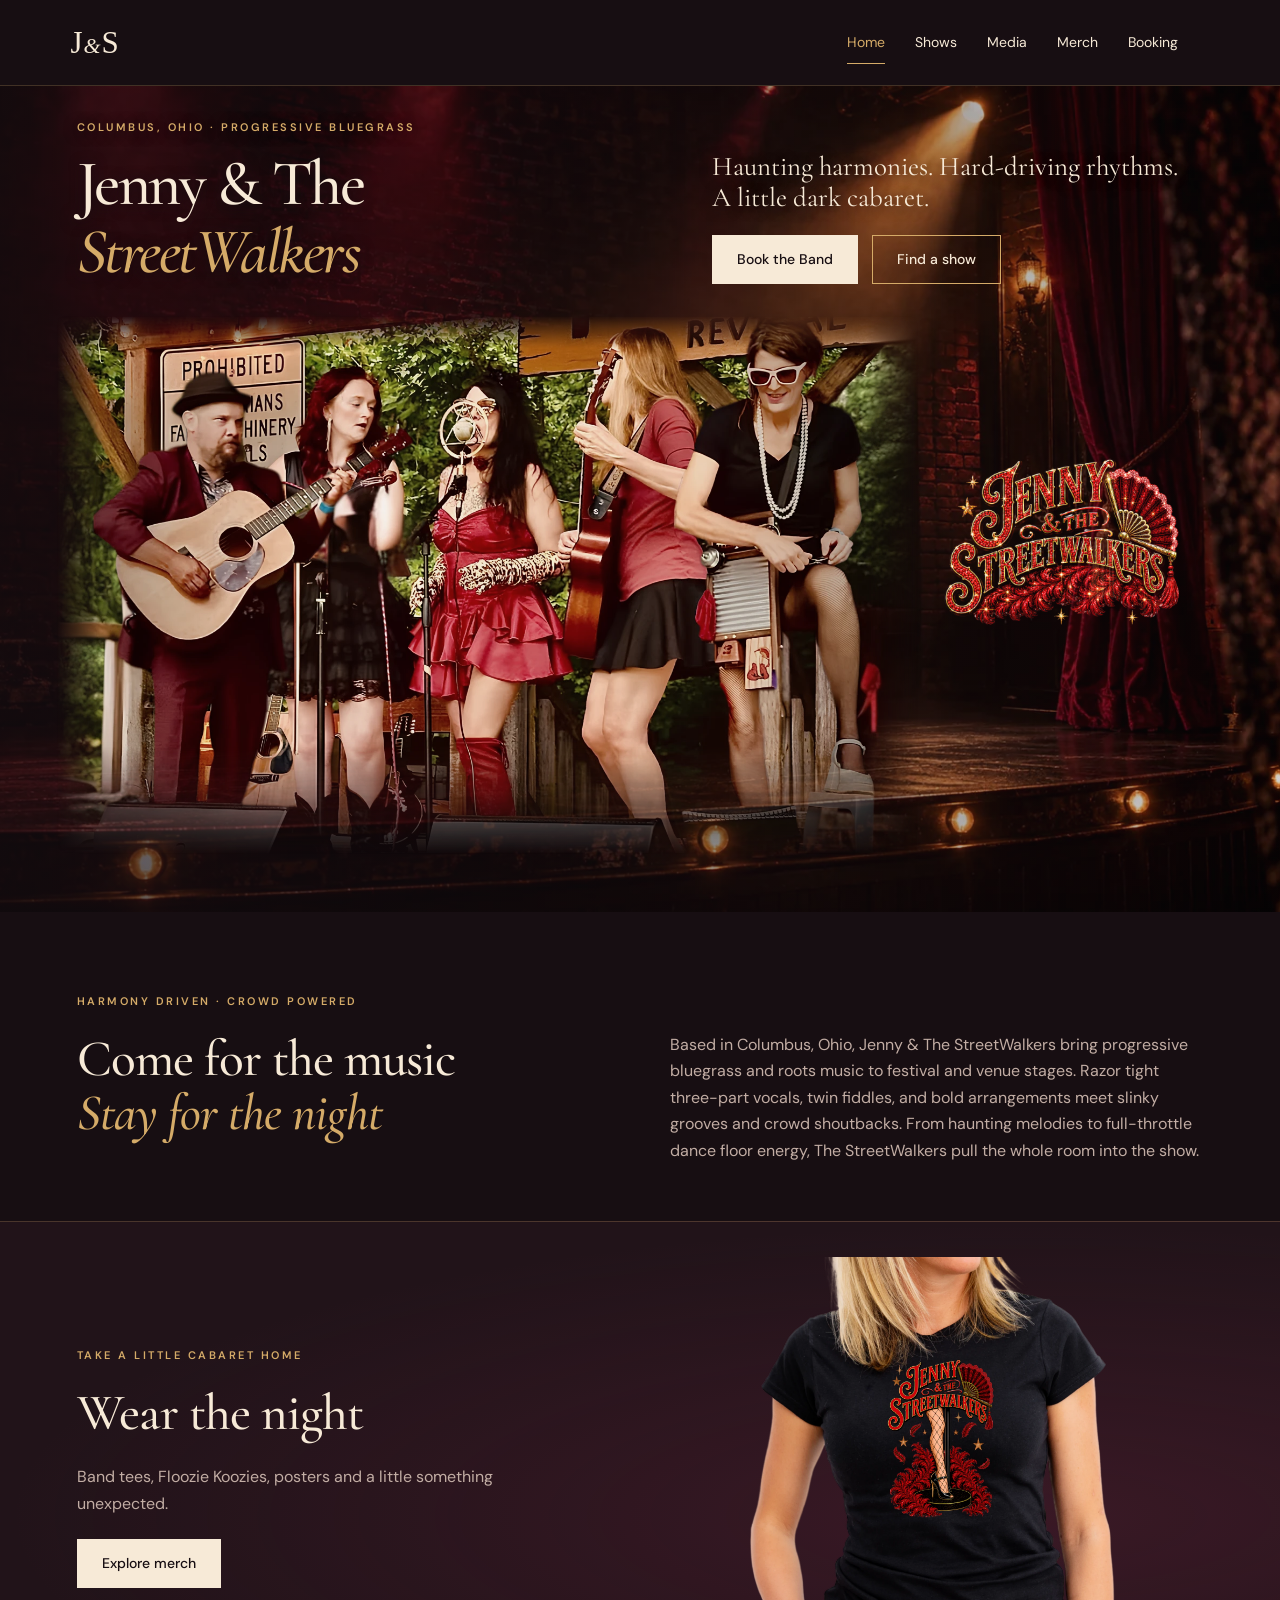
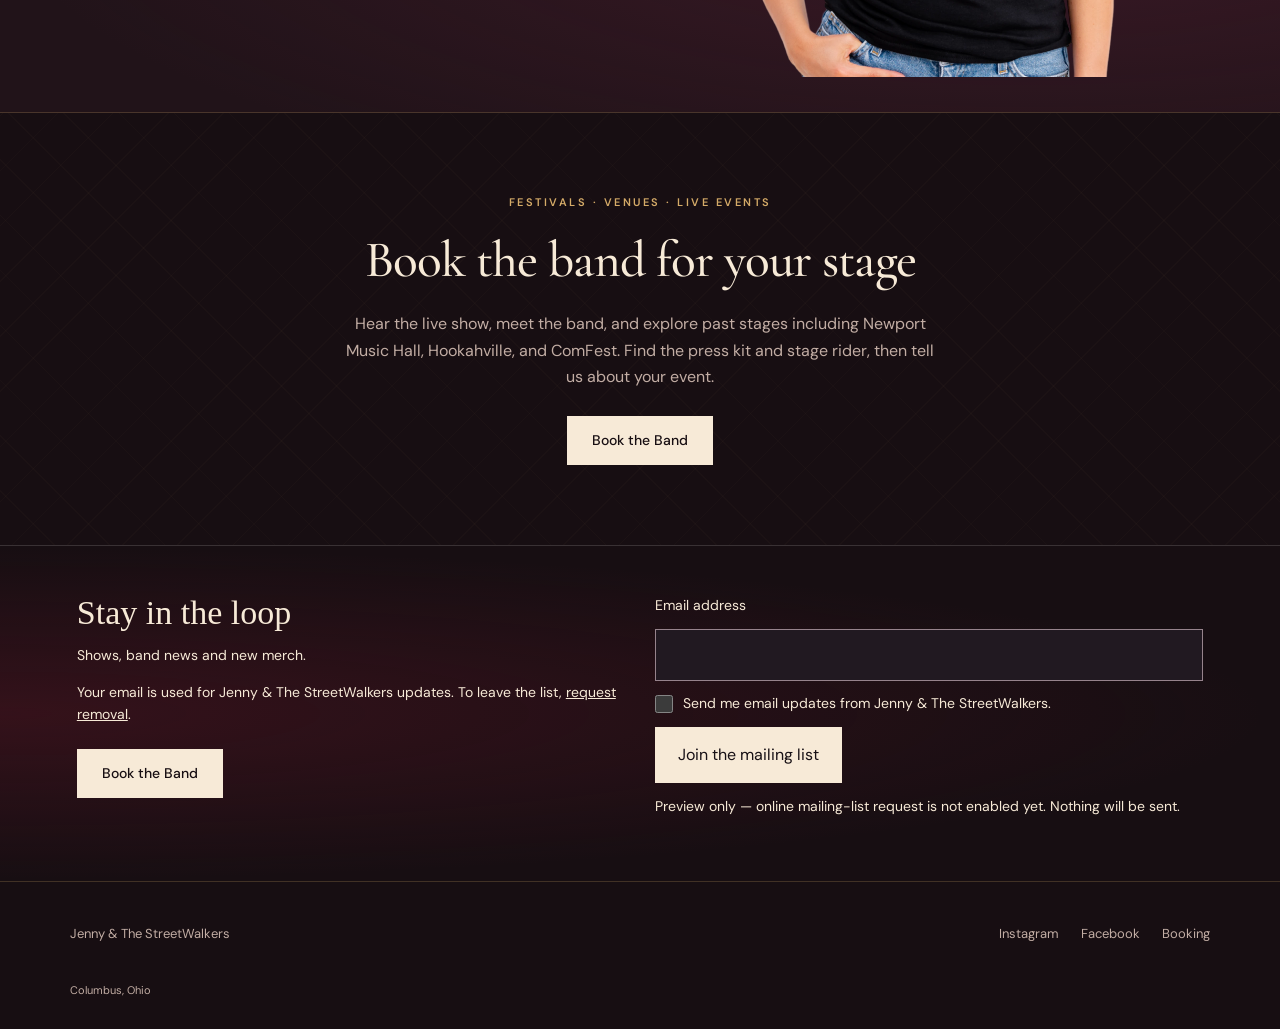
<file: index.html>
<!doctype html>
<html lang="en">
<head>
  <meta charset="utf-8">
  <meta name="viewport" content="width=device-width,initial-scale=1">
  <meta name="robots" content="index,follow">
  <meta name="theme-color" content="#170e12">
  <meta name="description" content="Columbus, Ohio progressive bluegrass and roots band. Hear Jenny &amp; The StreetWalkers live, explore past stages, and inquire about festival and venue bookings.">
  <title>Jenny &amp; The StreetWalkers | Columbus Bluegrass &amp; Roots Band</title>
  <link rel="icon" href="art/logo.png">
  <link rel="stylesheet" href="release.css?v=publication-20260922">
<link rel="stylesheet" href="mailing-list.css"><meta property="og:title" content="Jenny &amp; The StreetWalkers | Columbus Bluegrass &amp; Roots Band">
<meta property="og:description" content="Columbus, Ohio progressive bluegrass and roots band. Hear Jenny &amp; The StreetWalkers live, explore past stages, and inquire about festival and venue bookings.">
<meta property="og:type" content="website">
<meta property="og:url" content="https://resistanceandground.github.io/JennyAndTheStreetWalkers/">
<meta property="og:image" content="https://resistanceandground.github.io/JennyAndTheStreetWalkers/art/social-preview.jpg">
<meta property="og:image:alt" content="Jenny &amp; The StreetWalkers band artwork">
<meta name="twitter:card" content="summary_large_image">
<meta name="twitter:title" content="Jenny &amp; The StreetWalkers | Columbus Bluegrass &amp; Roots Band">
<meta name="twitter:description" content="Columbus, Ohio progressive bluegrass and roots band. Hear Jenny &amp; The StreetWalkers live, explore past stages, and inquire about festival and venue bookings.">
<meta name="twitter:image" content="https://resistanceandground.github.io/JennyAndTheStreetWalkers/art/social-preview.jpg">

<link rel="canonical" href="https://resistanceandground.github.io/JennyAndTheStreetWalkers/">
<meta property="og:site_name" content="Jenny &amp; The StreetWalkers">
<meta property="og:locale" content="en_US">
<meta property="og:image:width" content="1200">
<meta property="og:image:height" content="630">
<script type="application/ld+json">{"@context": "https://schema.org", "@graph": [{"@type": "WebPage", "@id": "https://resistanceandground.github.io/JennyAndTheStreetWalkers/#webpage", "url": "https://resistanceandground.github.io/JennyAndTheStreetWalkers/", "name": "Jenny & The StreetWalkers | Columbus Bluegrass & Roots Band", "description": "Columbus, Ohio progressive bluegrass and roots band. Hear Jenny & The StreetWalkers live, explore past stages, and inquire about festival and venue bookings.", "inLanguage": "en-US", "about": {"@id": "https://resistanceandground.github.io/JennyAndTheStreetWalkers/#band"}}, {"@type": "MusicGroup", "@id": "https://resistanceandground.github.io/JennyAndTheStreetWalkers/#band", "name": "Jenny & The StreetWalkers", "url": "https://resistanceandground.github.io/JennyAndTheStreetWalkers/", "description": "A progressive bluegrass and roots band based in Columbus, Ohio, with three-part harmonies, twin fiddles and a dark cabaret edge.", "genre": ["Progressive bluegrass", "Roots"], "location": {"@type": "Place", "name": "Columbus, Ohio"}, "image": "https://resistanceandground.github.io/JennyAndTheStreetWalkers/band.webp", "logo": "https://resistanceandground.github.io/JennyAndTheStreetWalkers/art/logo.png", "sameAs": ["https://www.instagram.com/jwalkers007/", "https://www.facebook.com/share/1En8tn4dpR/"]}]}</script>
</head>
<body>
<a class="skip" href="#main">Skip to content</a>
<header>
  <a class="wordmark" href="index.html" aria-label="Jenny &amp; The StreetWalkers home">J<span>&amp;</span>S</a>
  <nav aria-label="Main navigation"><a aria-current="page" href="index.html">Home</a><a href="shows.html">Shows</a><a href="media.html">Media</a><a href="merch.html">Merch</a><a href="contact.html">Booking</a></nav>
</header>
<main id="main">
<section class="hero hero-performance">
  <div class="hero-copy"><p class="eyebrow">Columbus, Ohio · Progressive bluegrass</p>
    <h1 class="champagne-spotlight"><span class="spotlight-ink">Jenny &amp; The</span><br/><em class="spotlight-ink">StreetWalkers</em></h1>
    <p class="hero-tag">Haunting harmonies. Hard-driving rhythms.<br/>A little dark cabaret.</p>
    <div class="actions"><a class="button light" href="contact.html#booking-form">Book the Band</a><a class="button" href="shows.html">Find a show</a></div>
  </div>
  <div class="hero-visuals"><figure class="hero-band-photo home-haze-photo"><img src="band.webp" fetchpriority="high" alt="Jenny &amp; The StreetWalkers performing together" width="1600" height="1000"></figure>
  <figure class="hero-art"><img src="art/logo.webp" alt="Jenny &amp; The StreetWalkers logo" width="1600" height="1600"></figure>
  </div>
</section>
<section class="section intro"><p class="eyebrow">Harmony driven · Crowd powered</p><div class="split"><h2>Come for the music<br/><em>Stay for the night</em></h2><p>Based in Columbus, Ohio, Jenny &amp; The StreetWalkers bring progressive bluegrass and roots music to festival and venue stages. Razor tight three-part vocals, twin fiddles, and bold arrangements meet slinky grooves and crowd shoutbacks. From haunting melodies to full-throttle dance floor energy, The StreetWalkers pull the whole room into the show.</p></div>
</section>

<section class="section merch-teaser"><div><p class="eyebrow">Take a little cabaret home</p><h2>Wear the night</h2><p>Band tees, Floozie Koozies, posters and a little something unexpected.</p><a class="button light" href="merch.html">Explore merch</a></div><img src="art/wear-the-night-slide6.webp" loading="lazy" alt="Jenny &amp; The StreetWalkers merchandise artwork" width="1600" height="1600"></section>
<section class="section booking"><p class="eyebrow">Festivals · Venues · Live events</p><h2>Book the band for your stage</h2><p>Hear the live show, meet the band, and explore past stages including Newport Music Hall, Hookahville, and ComFest. Find the press kit and stage rider, then tell us about your event.</p><a class="button light" href="contact.html#booking-form">Book the Band</a></section>
</main>
<section class="mailing-signup jenny-mailing" aria-labelledby="mailing-heading"><div><h2 id="mailing-heading">Stay in the loop</h2><p>Shows, band news and new merch.</p><p>Your email is used for Jenny &amp; The StreetWalkers updates. To leave the list, <a href="mailto:jennywalker4rio@gmail.com?subject=Unsubscribe">request removal</a>.</p><a class="button light mailing-booking" href="contact.html#booking-form">Book the Band</a></div><form name="jenny-mailing-list" method="POST" data-netlify="true" netlify-honeypot="bot-field"><input type="hidden" name="form-name" value="jenny-mailing-list"><p hidden><label>Leave this empty<input name="bot-field" tabindex="-1" autocomplete="off"></label></p><label for="mailing-email">Email address</label><input id="mailing-email" name="email" type="email" autocomplete="email" required maxlength="254"><label class="mailing-consent"><input type="checkbox" name="consent" value="Yes, send me email updates" required><span>Send me email updates from Jenny &amp; The StreetWalkers.</span></label><button type="submit" disabled>Join the mailing list</button><p role="status" aria-live="polite">Preview: online signup is not enabled yet.</p></form></section><footer><span>Jenny &amp; The StreetWalkers</span><div><a href="https://www.instagram.com/jwalkers007/" target="_blank" rel="noopener noreferrer">Instagram</a><a href="https://www.facebook.com/share/1En8tn4dpR/" target="_blank" rel="noopener noreferrer">Facebook</a><a href="contact.html">Booking</a></div><small>Columbus, Ohio</small></footer>
<script src="site-config.js" defer></script><script src="site-forms.js" defer></script><script src="mailing-list.js" defer></script><script src="champagne-spotlight.js" defer></script></body>
</html>
</file>
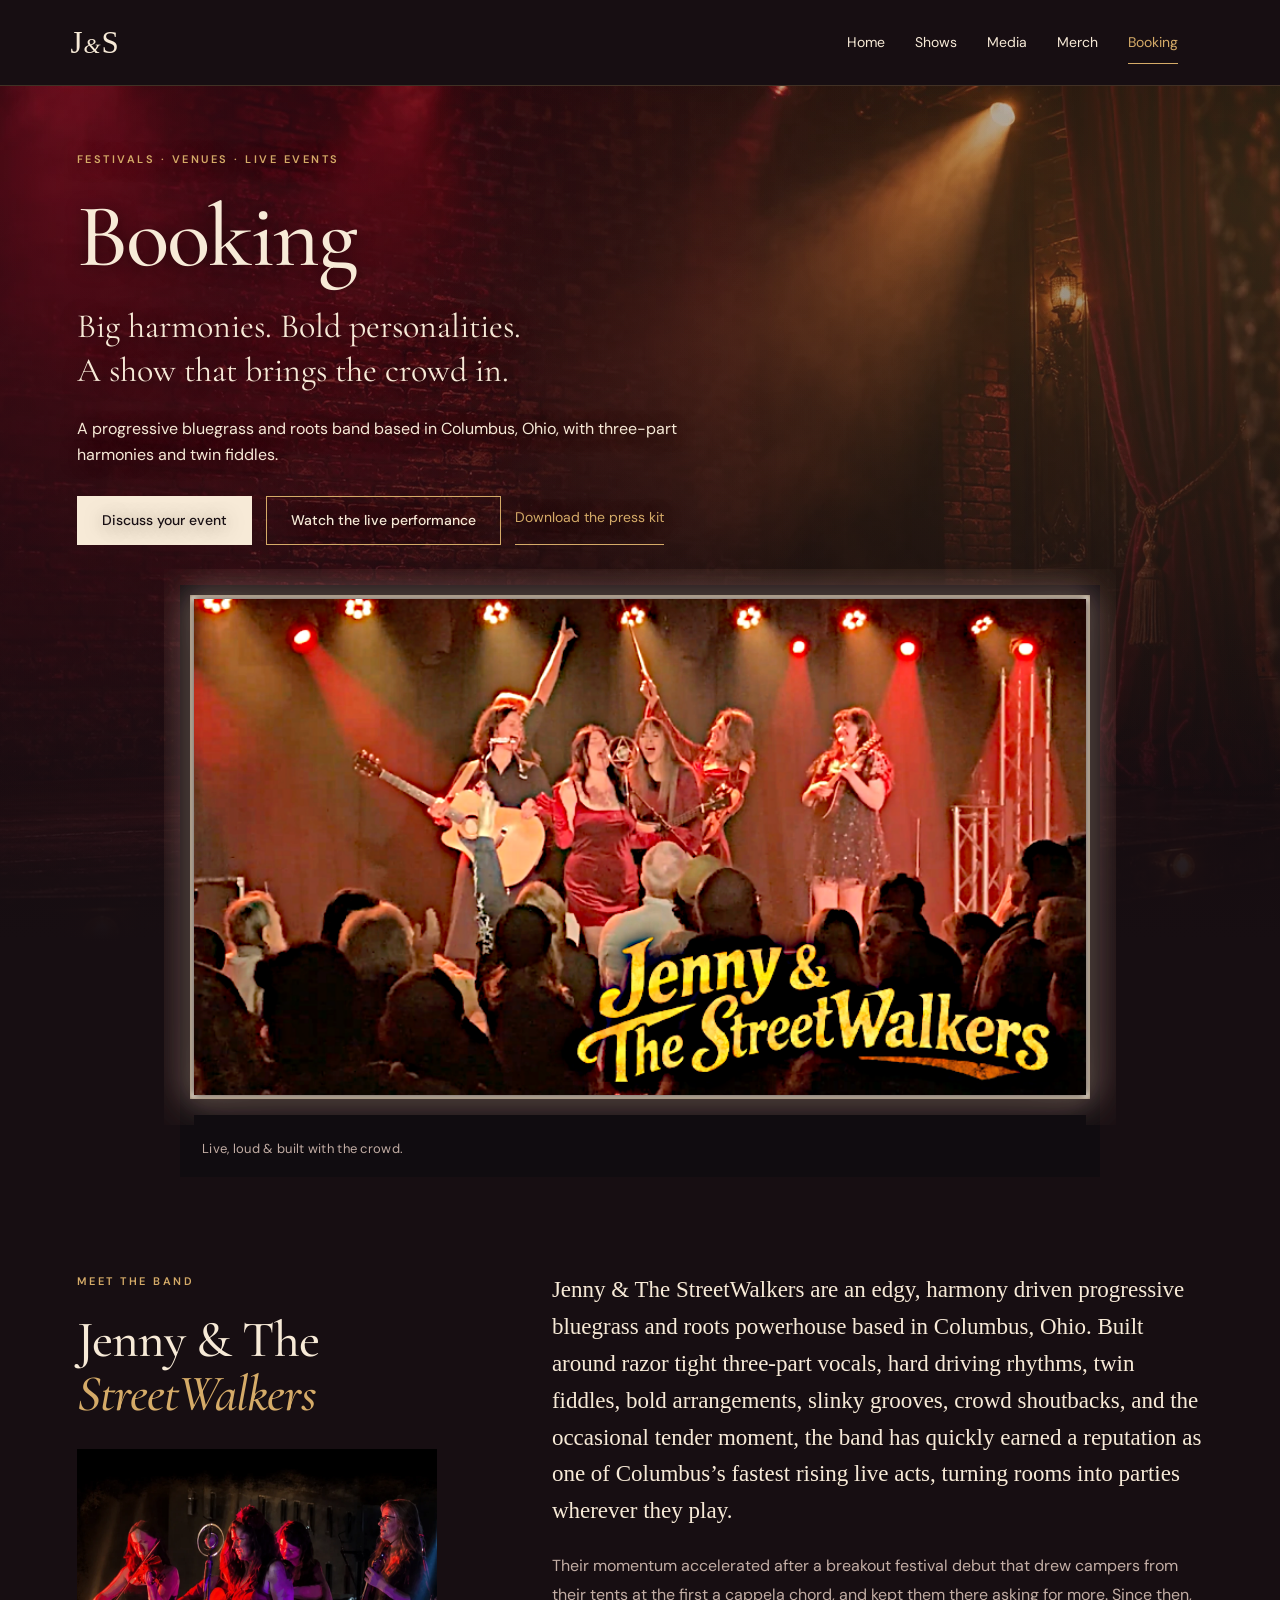
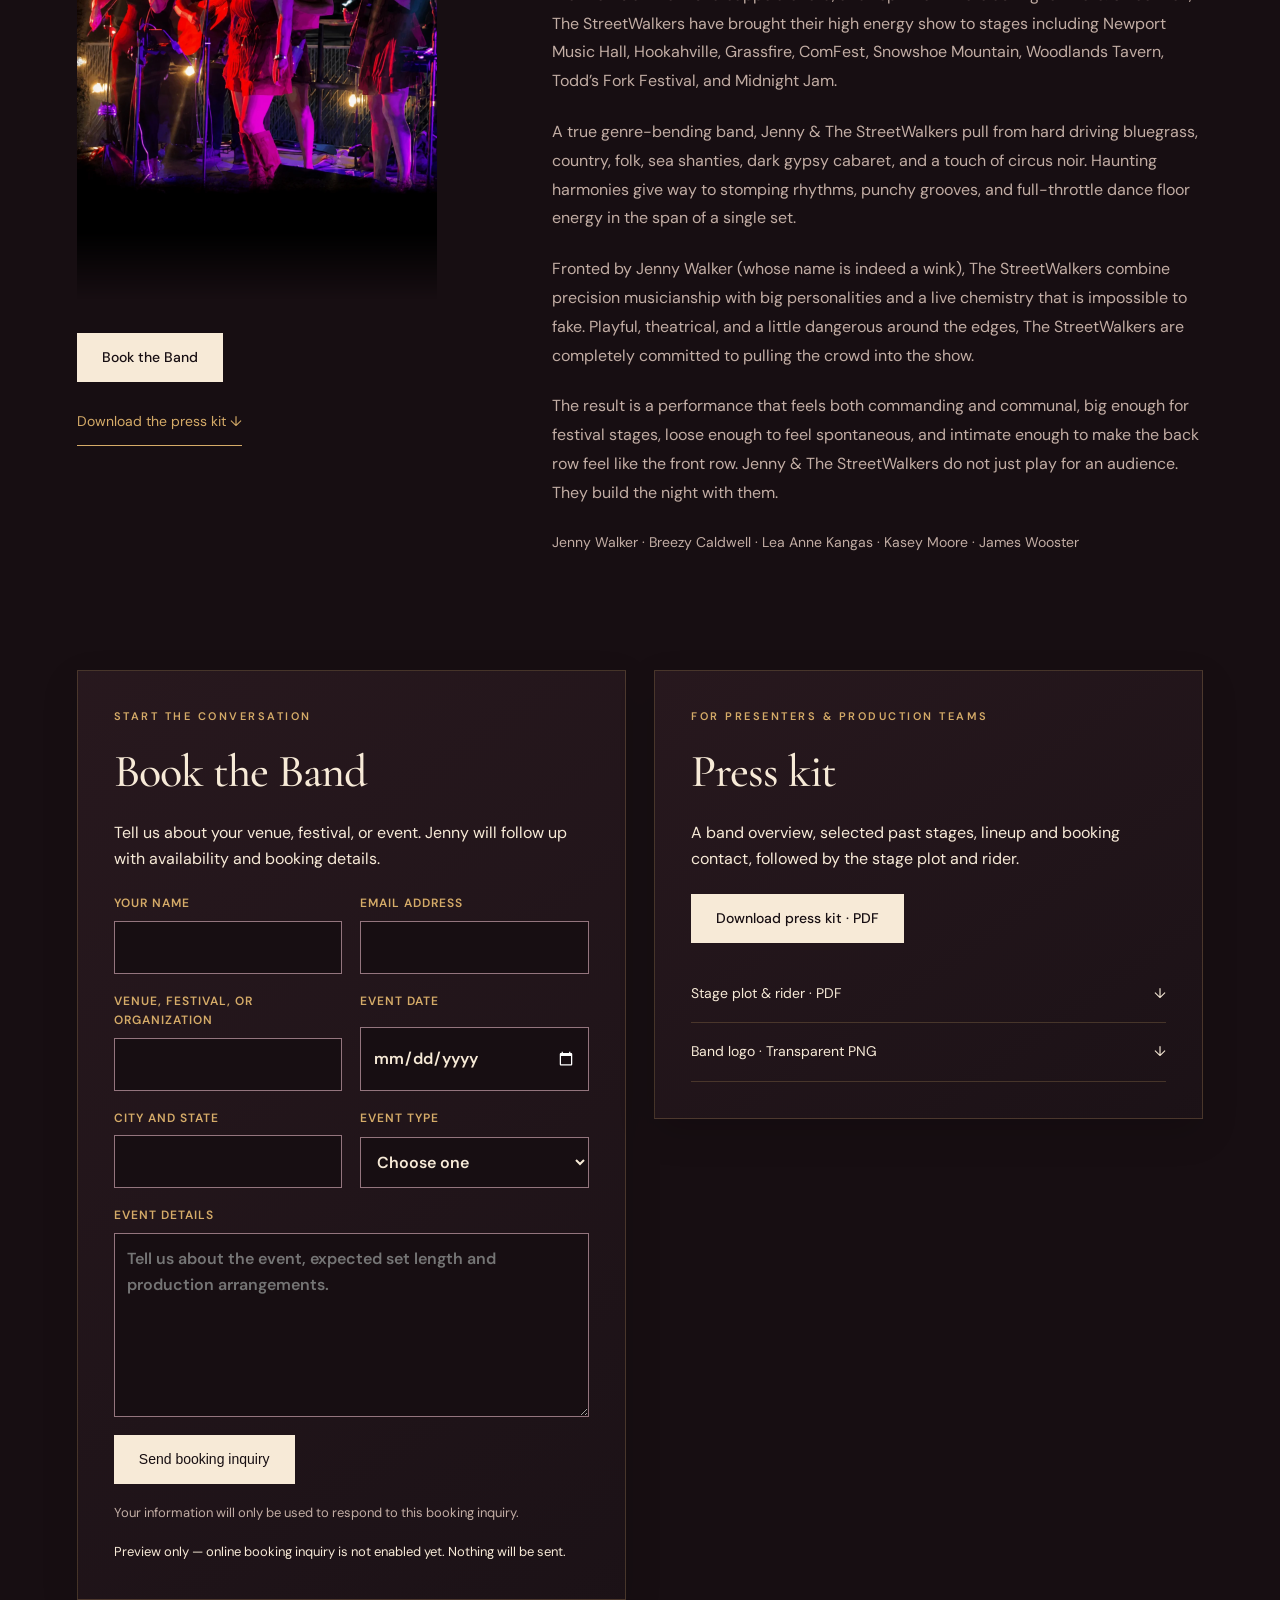
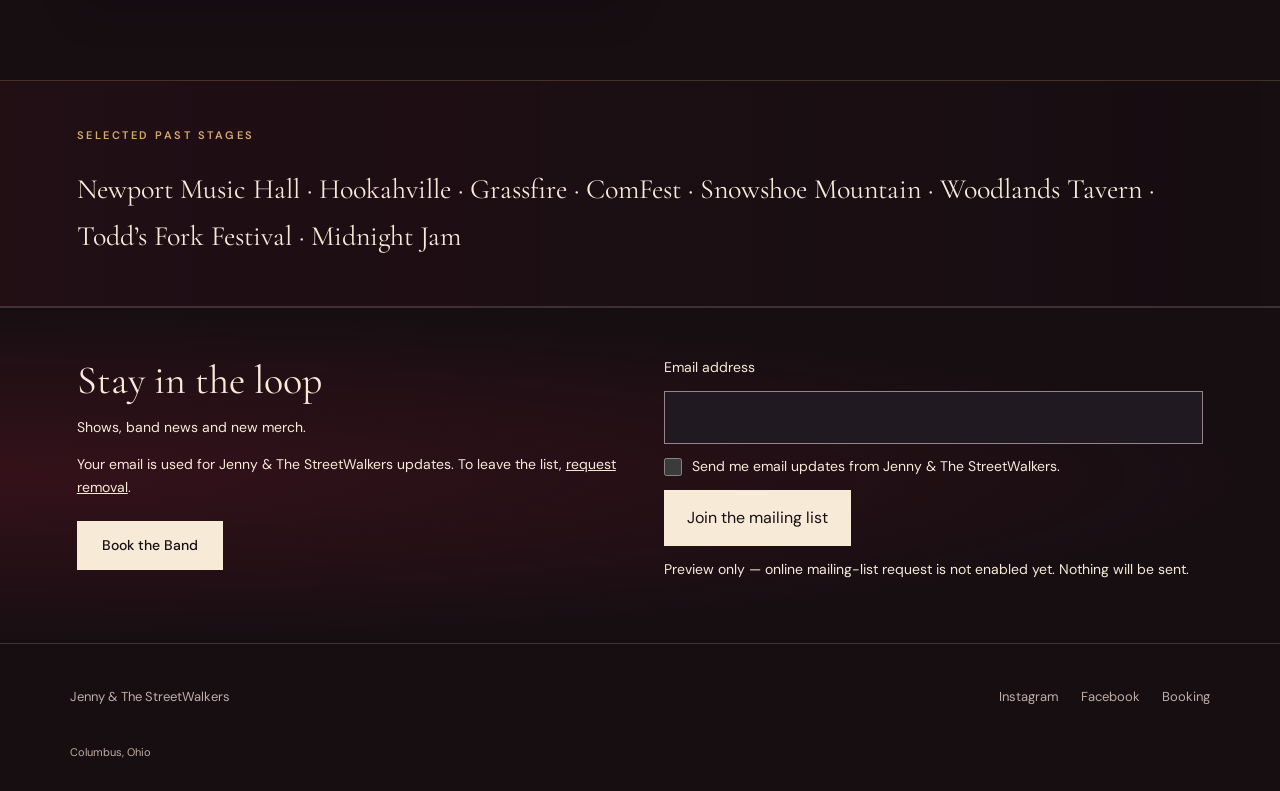
<file: contact.html>
<!doctype html>
<html lang="en">
<head>
  <meta charset="utf-8">
  <meta name="viewport" content="width=device-width,initial-scale=1">
  <meta name="robots" content="index,follow">
  <meta name="theme-color" content="#170e12">
  <meta name="description" content="Book Columbus, Ohio roots and progressive bluegrass band Jenny &amp; The StreetWalkers. Watch a live performance, download the press kit, and discuss your event.">
  <title>Book Jenny &amp; The StreetWalkers | Band Booking &amp; Press Kit</title>
  <link rel="icon" href="art/logo.png">
  <link rel="stylesheet" href="release.css?v=publication-20260922">
<link rel="stylesheet" href="mailing-list.css"><meta property="og:title" content="Book Jenny &amp; The StreetWalkers | Band Booking &amp; Press Kit">
<meta property="og:description" content="Book Columbus, Ohio roots and progressive bluegrass band Jenny &amp; The StreetWalkers. Watch a live performance, download the press kit, and discuss your event.">
<meta property="og:type" content="website">
<meta property="og:url" content="https://resistanceandground.github.io/JennyAndTheStreetWalkers/contact.html">
<meta property="og:image" content="https://resistanceandground.github.io/JennyAndTheStreetWalkers/art/social-preview.jpg">
<meta property="og:image:alt" content="Jenny &amp; The StreetWalkers band artwork">
<meta name="twitter:card" content="summary_large_image">
<meta name="twitter:title" content="Book Jenny &amp; The StreetWalkers | Band Booking &amp; Press Kit">
<meta name="twitter:description" content="Book Columbus, Ohio roots and progressive bluegrass band Jenny &amp; The StreetWalkers. Watch a live performance, download the press kit, and discuss your event.">
<meta name="twitter:image" content="https://resistanceandground.github.io/JennyAndTheStreetWalkers/art/social-preview.jpg">

<link rel="canonical" href="https://resistanceandground.github.io/JennyAndTheStreetWalkers/contact.html">
<meta property="og:site_name" content="Jenny &amp; The StreetWalkers">
<meta property="og:locale" content="en_US">
<meta property="og:image:width" content="1200">
<meta property="og:image:height" content="630">
<script type="application/ld+json">{"@context": "https://schema.org", "@graph": [{"@type": "ContactPage", "@id": "https://resistanceandground.github.io/JennyAndTheStreetWalkers/contact.html#webpage", "url": "https://resistanceandground.github.io/JennyAndTheStreetWalkers/contact.html", "name": "Book Jenny & The StreetWalkers | Band Booking & Press Kit", "description": "Book Columbus, Ohio roots and progressive bluegrass band Jenny & The StreetWalkers. Watch a live performance, download the press kit, and discuss your event.", "inLanguage": "en-US", "about": {"@id": "https://resistanceandground.github.io/JennyAndTheStreetWalkers/#band"}}]}</script>
</head>
<body class="inner-page">
<a class="skip" href="#main">Skip to content</a>
<header>
  <a class="wordmark" href="index.html" aria-label="Jenny &amp; The StreetWalkers home">J<span>&amp;</span>S</a>
  <nav aria-label="Main navigation"><a href="index.html">Home</a><a href="shows.html">Shows</a><a href="media.html">Media</a><a href="merch.html">Merch</a><a aria-current="page" href="contact.html">Booking</a></nav>
</header>
<main id="main">
<section class="section page-heading"><p class="eyebrow">Festivals · Venues · Live events</p><h1 class="champagne-spotlight"><span class="spotlight-ink">Booking</span></h1><p class="lead">Big harmonies. Bold personalities.<br/>A show that brings the crowd in.</p><p class="booking-summary">A progressive bluegrass and roots band based in Columbus, Ohio, with three-part harmonies and twin fiddles.</p><div class="actions"><a class="button light" href="#booking-form">Discuss your event</a><a class="button" href="media.html">Watch the live performance</a><a class="text-link" href="#press-kit">Download the press kit</a></div></section>
<section class="booking-showcase champagne-showcase" aria-label="Jenny &amp; The StreetWalkers performing live"><figure class="booking-live-photo"><div class="champagne-photo-frame"><img src="art/image2-sharp.png" alt="Jenny &amp; The StreetWalkers performing under colorful stage lights for a live audience" width="810" height="450"></div><figcaption>Live, loud &amp; built with the crowd.</figcaption></figure></section>
<section class="section bio bio-feature"><div class="bio-heading"><p class="eyebrow champagne-spotlight"><span class="spotlight-ink">Meet the band</span></p><h2>Jenny &amp; The<br/><em>StreetWalkers</em></h2><img class="meet-band-photo" src="art/meet-the-band-live.webp" loading="lazy" alt="Jenny &amp; The StreetWalkers gathered around a vintage microphone under red and purple stage lights" width="1080" height="1350"><a class="button light" href="#booking-form">Book the Band</a><a class="text-link" href="#press-kit">Download the press kit ↓</a></div><div class="bio-story"><p>Jenny &amp; The StreetWalkers are an edgy, harmony driven progressive bluegrass and roots powerhouse based in Columbus, Ohio. Built around razor tight three-part vocals, hard driving rhythms, twin fiddles, bold arrangements, slinky grooves, crowd shoutbacks, and the occasional tender moment, the band has quickly earned a reputation as one of Columbus’s fastest rising live acts, turning rooms into parties wherever they play.</p><p>Their momentum accelerated after a breakout festival debut that drew campers from their tents at the first a cappela chord, and kept them there asking for more. Since then, The StreetWalkers have brought their high energy show to stages including Newport Music Hall, Hookahville, Grassfire, ComFest, Snowshoe Mountain, Woodlands Tavern, Todd’s Fork Festival, and Midnight Jam.</p><p>A true genre-bending band, Jenny &amp; The StreetWalkers pull from hard driving bluegrass, country, folk, sea shanties, dark gypsy cabaret, and a touch of circus noir. Haunting harmonies give way to stomping rhythms, punchy grooves, and full-throttle dance floor energy in the span of a single set.</p><p>Fronted by Jenny Walker (whose name is indeed a wink), The StreetWalkers combine precision musicianship with big personalities and a live chemistry that is impossible to fake. Playful, theatrical, and a little dangerous around the edges, The StreetWalkers are completely committed to pulling the crowd into the show.</p><p>The result is a performance that feels both commanding and communal, big enough for festival stages, loose enough to feel spontaneous, and intimate enough to make the back row feel like the front row. Jenny &amp; The StreetWalkers do not just play for an audience. They build the night with them.</p><p class="muted">Jenny Walker · Breezy Caldwell · Lea Anne Kangas · Kasey Moore · James Wooster</p></div></section>
<section class="section booking-grid"><div class="contact-card"><p class="eyebrow">Start the conversation</p><h2>Book the Band</h2><p>Tell us about your venue, festival, or event. Jenny will follow up with availability and booking details.</p><form id="booking-form" name="booking-inquiry" method="POST" data-netlify="true" netlify-honeypot="bot-field"><input type="hidden" name="form-name" value="booking-inquiry"><p hidden><label>Leave this empty<input name="bot-field" tabindex="-1" autocomplete="off"></label></p><div class="form-grid"><label for="booking-name">Your name<input id="booking-name" name="name" autocomplete="name" required></label><label for="booking-email">Email address<input id="booking-email" name="email" type="email" autocomplete="email" required></label><label for="booking-organization">Venue, festival, or organization<input id="booking-organization" name="organization" autocomplete="organization"></label><label for="booking-date">Event date<input id="booking-date" name="event-date" type="date"></label><label for="booking-location">City and state<input id="booking-location" name="location" autocomplete="address-level2"></label><label for="booking-type">Event type<select id="booking-type" name="event-type"><option value="">Choose one</option><option>Festival</option><option>Venue show</option><option>Private event</option><option>Corporate event</option><option>Other</option></select></label></div><label for="booking-message">Event details<textarea id="booking-message" name="message" rows="6" required placeholder="Tell us about the event, expected set length and production arrangements."></textarea></label><button class="button light" type="submit" disabled>Send booking inquiry</button><p class="form-note">Your information will only be used to respond to this booking inquiry.</p><p class="form-status" role="status" aria-live="polite">Preview: online booking submission is not enabled yet.</p></form></div>
<div class="press-card" id="press-kit"><p class="eyebrow">For presenters &amp; production teams</p><h2>Press kit</h2><p>A band overview, selected past stages, lineup and booking contact, followed by the stage plot and rider.</p><a class="button light" href="downloads/jenny-streetwalkers-press-kit.pdf" download>Download press kit · PDF</a><div class="download-list"><a href="downloads/jenny-streetwalkers-stage-plot-rider.pdf" download>Stage plot &amp; rider · PDF <span>↓</span></a><a href="art/logo.png" download="jenny-streetwalkers-logo.png">Band logo · Transparent PNG <span>↓</span></a></div></div></section>
<section class="section stages"><p class="eyebrow">Selected past stages</p><p class="stage-list">Newport Music Hall · Hookahville · Grassfire · ComFest · Snowshoe Mountain · Woodlands Tavern · Todd’s Fork Festival · Midnight Jam</p></section>
</main>
<section class="mailing-signup jenny-mailing" aria-labelledby="mailing-heading"><div><h2 id="mailing-heading">Stay in the loop</h2><p>Shows, band news and new merch.</p><p>Your email is used for Jenny &amp; The StreetWalkers updates. To leave the list, <a href="mailto:jennywalker4rio@gmail.com?subject=Unsubscribe">request removal</a>.</p><a class="button light mailing-booking" href="contact.html#booking-form">Book the Band</a></div><form name="jenny-mailing-list" method="POST" data-netlify="true" netlify-honeypot="bot-field"><input type="hidden" name="form-name" value="jenny-mailing-list"><p hidden><label>Leave this empty<input name="bot-field" tabindex="-1" autocomplete="off"></label></p><label for="mailing-email">Email address</label><input id="mailing-email" name="email" type="email" autocomplete="email" required maxlength="254"><label class="mailing-consent"><input type="checkbox" name="consent" value="Yes, send me email updates" required><span>Send me email updates from Jenny &amp; The StreetWalkers.</span></label><button type="submit" disabled>Join the mailing list</button><p role="status" aria-live="polite">Preview: online signup is not enabled yet.</p></form></section><footer><span>Jenny &amp; The StreetWalkers</span><div><a href="https://www.instagram.com/jwalkers007/" target="_blank" rel="noopener noreferrer">Instagram</a><a href="https://www.facebook.com/share/1En8tn4dpR/" target="_blank" rel="noopener noreferrer">Facebook</a><a href="contact.html">Booking</a></div><small>Columbus, Ohio</small></footer>
<script src="site-config.js" defer></script><script src="site-forms.js" defer></script><script src="mailing-list.js" defer></script><script src="booking-form.js" defer></script><script src="champagne-spotlight.js" defer></script><script src="showcase-entrance.js" defer></script></body>
</html>
</file>
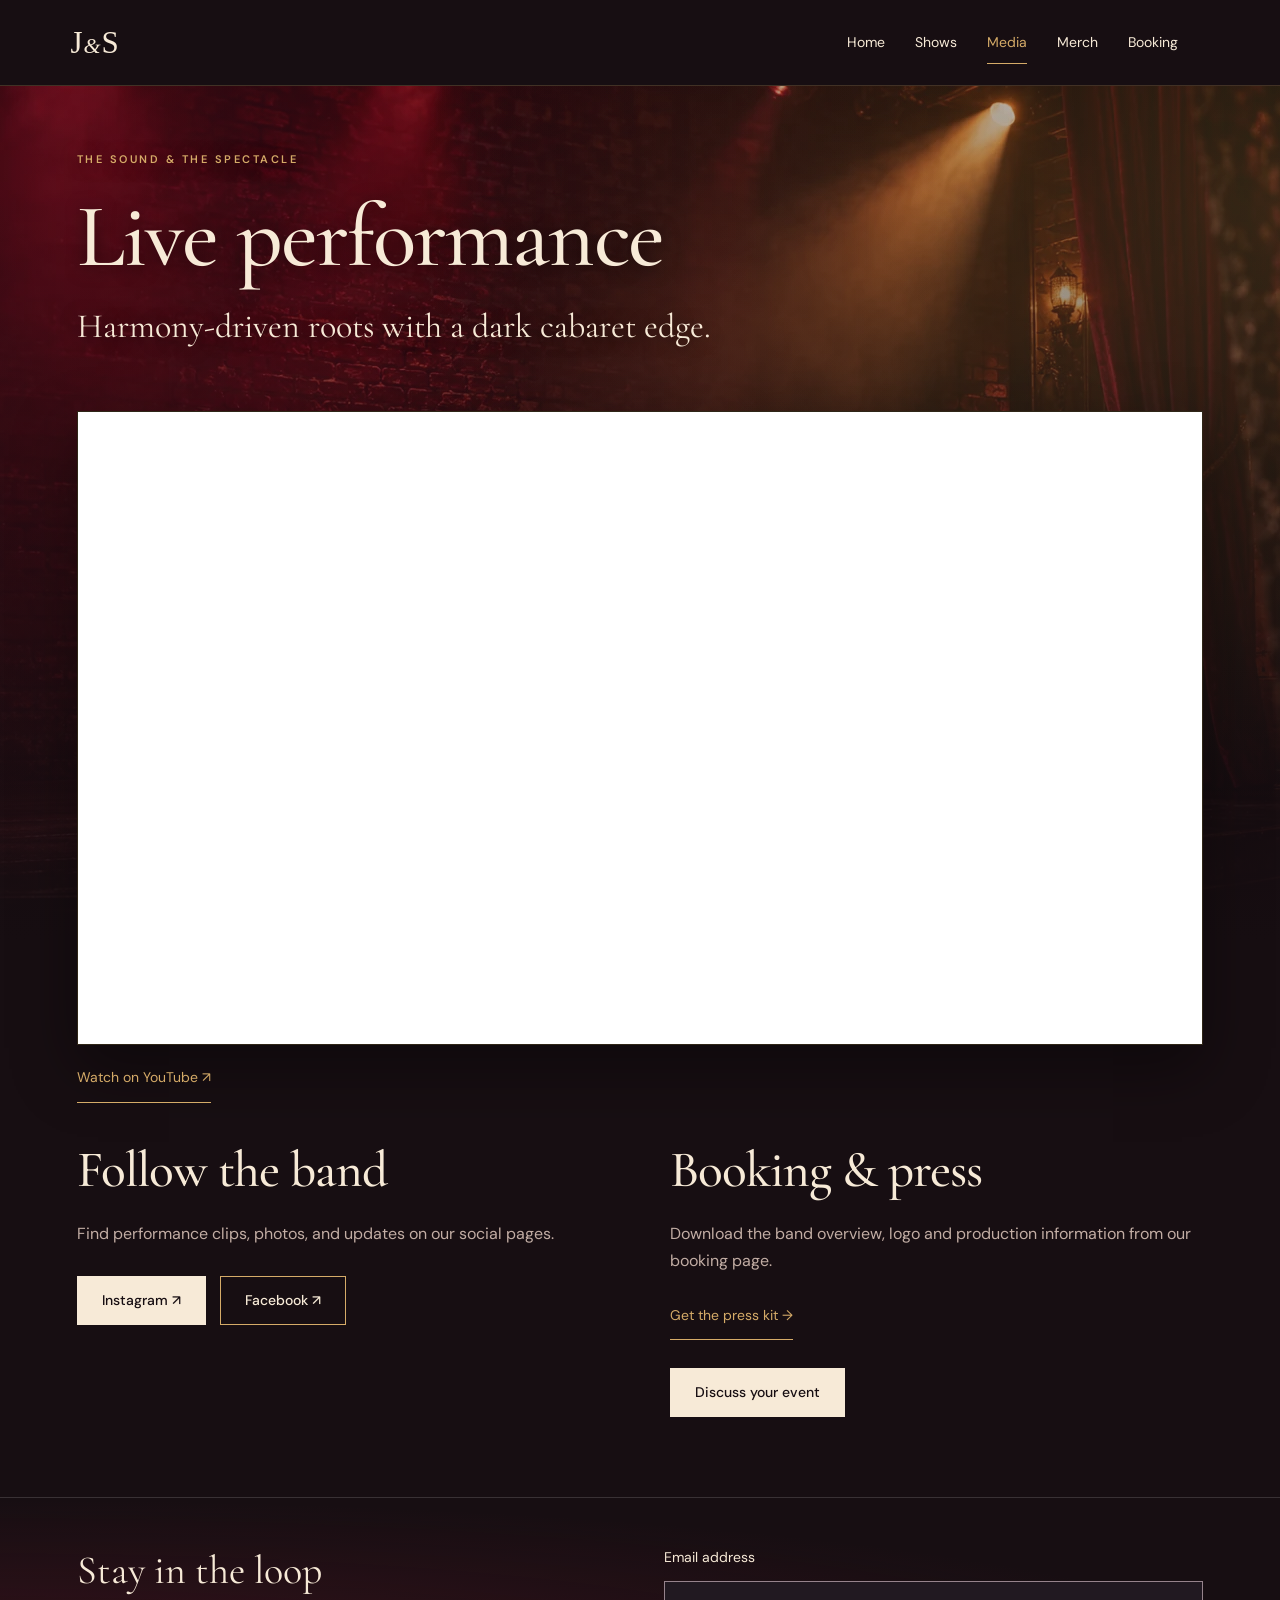
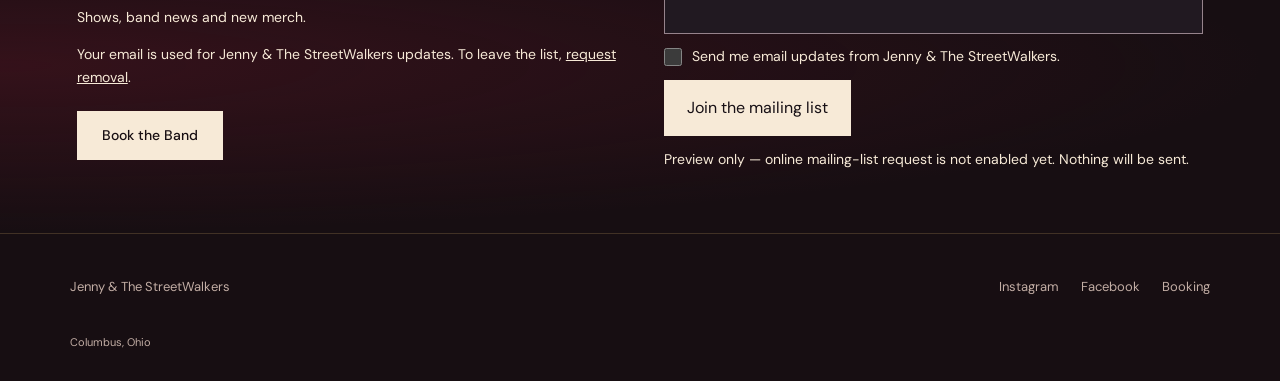
<file: media.html>
<!doctype html>
<html lang="en">
<head>
  <meta charset="utf-8">
  <meta name="viewport" content="width=device-width,initial-scale=1">
  <meta name="referrer" content="strict-origin-when-cross-origin">
  <meta name="robots" content="index,follow">
  <meta name="theme-color" content="#170e12">
  <meta name="description" content="Watch Jenny &amp; The StreetWalkers perform live. Hear the Columbus roots band’s harmonies, explore press resources, and inquire about booking your venue or festival.">
  <title>Live Performance Video &amp; Media | Jenny &amp; The StreetWalkers</title>
  <link rel="icon" href="art/logo.png">
  <link rel="stylesheet" href="release.css?v=publication-20260922">
<link rel="stylesheet" href="mailing-list.css?v=restore-2"><meta property="og:title" content="Live Performance Video &amp; Media | Jenny &amp; The StreetWalkers">
<meta property="og:description" content="Watch Jenny &amp; The StreetWalkers perform live. Hear the Columbus roots band’s harmonies, explore press resources, and inquire about booking your venue or festival.">
<meta property="og:type" content="website">
<meta property="og:url" content="https://resistanceandground.github.io/JennyAndTheStreetWalkers/media.html">
<meta property="og:image" content="https://resistanceandground.github.io/JennyAndTheStreetWalkers/art/social-preview.jpg">
<meta property="og:image:alt" content="Jenny &amp; The StreetWalkers band artwork">
<meta name="twitter:card" content="summary_large_image">
<meta name="twitter:title" content="Live Performance Video &amp; Media | Jenny &amp; The StreetWalkers">
<meta name="twitter:description" content="Watch Jenny &amp; The StreetWalkers perform live. Hear the Columbus roots band’s harmonies, explore press resources, and inquire about booking your venue or festival.">
<meta name="twitter:image" content="https://resistanceandground.github.io/JennyAndTheStreetWalkers/art/social-preview.jpg">

<link rel="canonical" href="https://resistanceandground.github.io/JennyAndTheStreetWalkers/media.html">
<meta property="og:site_name" content="Jenny &amp; The StreetWalkers">
<meta property="og:locale" content="en_US">
<meta property="og:image:width" content="1200">
<meta property="og:image:height" content="630">
<script type="application/ld+json">{"@context": "https://schema.org", "@graph": [{"@type": "WebPage", "@id": "https://resistanceandground.github.io/JennyAndTheStreetWalkers/media.html#webpage", "url": "https://resistanceandground.github.io/JennyAndTheStreetWalkers/media.html", "name": "Live Performance Video & Media | Jenny & The StreetWalkers", "description": "Watch Jenny & The StreetWalkers perform live. Hear the Columbus roots band’s harmonies, explore press resources, and inquire about booking your venue or festival.", "inLanguage": "en-US", "about": {"@id": "https://resistanceandground.github.io/JennyAndTheStreetWalkers/#band"}}]}</script>
</head>
<body class="inner-page">
<a class="skip" href="#main">Skip to content</a>
<header>
  <a class="wordmark" href="index.html" aria-label="Jenny &amp; The StreetWalkers home">J<span>&amp;</span>S</a>
  <nav aria-label="Main navigation"><a href="index.html">Home</a><a href="shows.html">Shows</a><a aria-current="page" href="media.html">Media</a><a href="merch.html">Merch</a><a href="contact.html">Booking</a></nav>
</header>
<main id="main"><section class="section page-heading"><p class="eyebrow">The sound &amp; the spectacle</p><h1 class="champagne-spotlight"><span class="spotlight-ink">Live performance</span></h1><p class="lead">Harmony-driven roots with a dark cabaret edge.</p></section><section class="section media-panel"><div class="media-video"><iframe src="https://www.youtube.com/embed/d1DQI5MgbVg" title="Jenny &amp; The StreetWalkers performance video" width="1280" height="720" allow="accelerometer; autoplay; clipboard-write; encrypted-media; gyroscope; picture-in-picture; web-share" referrerpolicy="strict-origin-when-cross-origin" allowfullscreen></iframe></div><p class="video-fallback"><a class="text-link" href="https://www.youtube.com/watch?v=d1DQI5MgbVg" target="_blank" rel="noopener noreferrer">Watch on YouTube ↗</a></p><div class="split"><div><h2>Follow the band</h2><p>Find performance clips, photos, and updates on our social pages.</p><div class="actions"><a class="button light" href="https://www.instagram.com/jwalkers007/" target="_blank" rel="noopener noreferrer">Instagram ↗</a><a class="button" href="https://www.facebook.com/share/1En8tn4dpR/" target="_blank" rel="noopener noreferrer">Facebook ↗</a></div></div><div><h2>Booking &amp; press</h2><p>Download the band overview, logo and production information from our booking page.</p><a class="text-link" href="contact.html#press-kit">Get the press kit →</a><div class="actions"><a class="button light" href="contact.html#booking-form">Discuss your event</a></div></div></div></section></main>
<section class="mailing-signup jenny-mailing" aria-labelledby="mailing-heading"><div><h2 id="mailing-heading">Stay in the loop</h2><p>Shows, band news and new merch.</p><p>Your email is used for Jenny &amp; The StreetWalkers updates. To leave the list, <a href="mailto:jennywalker4rio@gmail.com?subject=Unsubscribe">request removal</a>.</p><a class="button light mailing-booking" href="contact.html#booking-form">Book the Band</a></div><form name="jenny-mailing-list" method="POST" data-netlify="true" netlify-honeypot="bot-field"><input type="hidden" name="form-name" value="jenny-mailing-list"><p hidden><label>Leave this empty<input name="bot-field" tabindex="-1" autocomplete="off"></label></p><label for="mailing-email">Email address</label><input id="mailing-email" name="email" type="email" autocomplete="email" required maxlength="254"><label class="mailing-consent"><input type="checkbox" name="consent" value="Yes, send me email updates" required><span>Send me email updates from Jenny &amp; The StreetWalkers.</span></label><button type="submit" disabled>Join the mailing list</button><p role="status" aria-live="polite">Preview: online signup is not enabled yet.</p></form></section><footer><span>Jenny &amp; The StreetWalkers</span><div><a href="https://www.instagram.com/jwalkers007/" target="_blank" rel="noopener noreferrer">Instagram</a><a href="https://www.facebook.com/share/1En8tn4dpR/" target="_blank" rel="noopener noreferrer">Facebook</a><a href="contact.html">Booking</a></div><small>Columbus, Ohio</small></footer>
<script src="site-config.js" defer></script><script src="site-forms.js" defer></script><script src="mailing-list.js?v=restore-2" defer></script><script src="champagne-spotlight.js" defer></script></body>
</html>
</file>
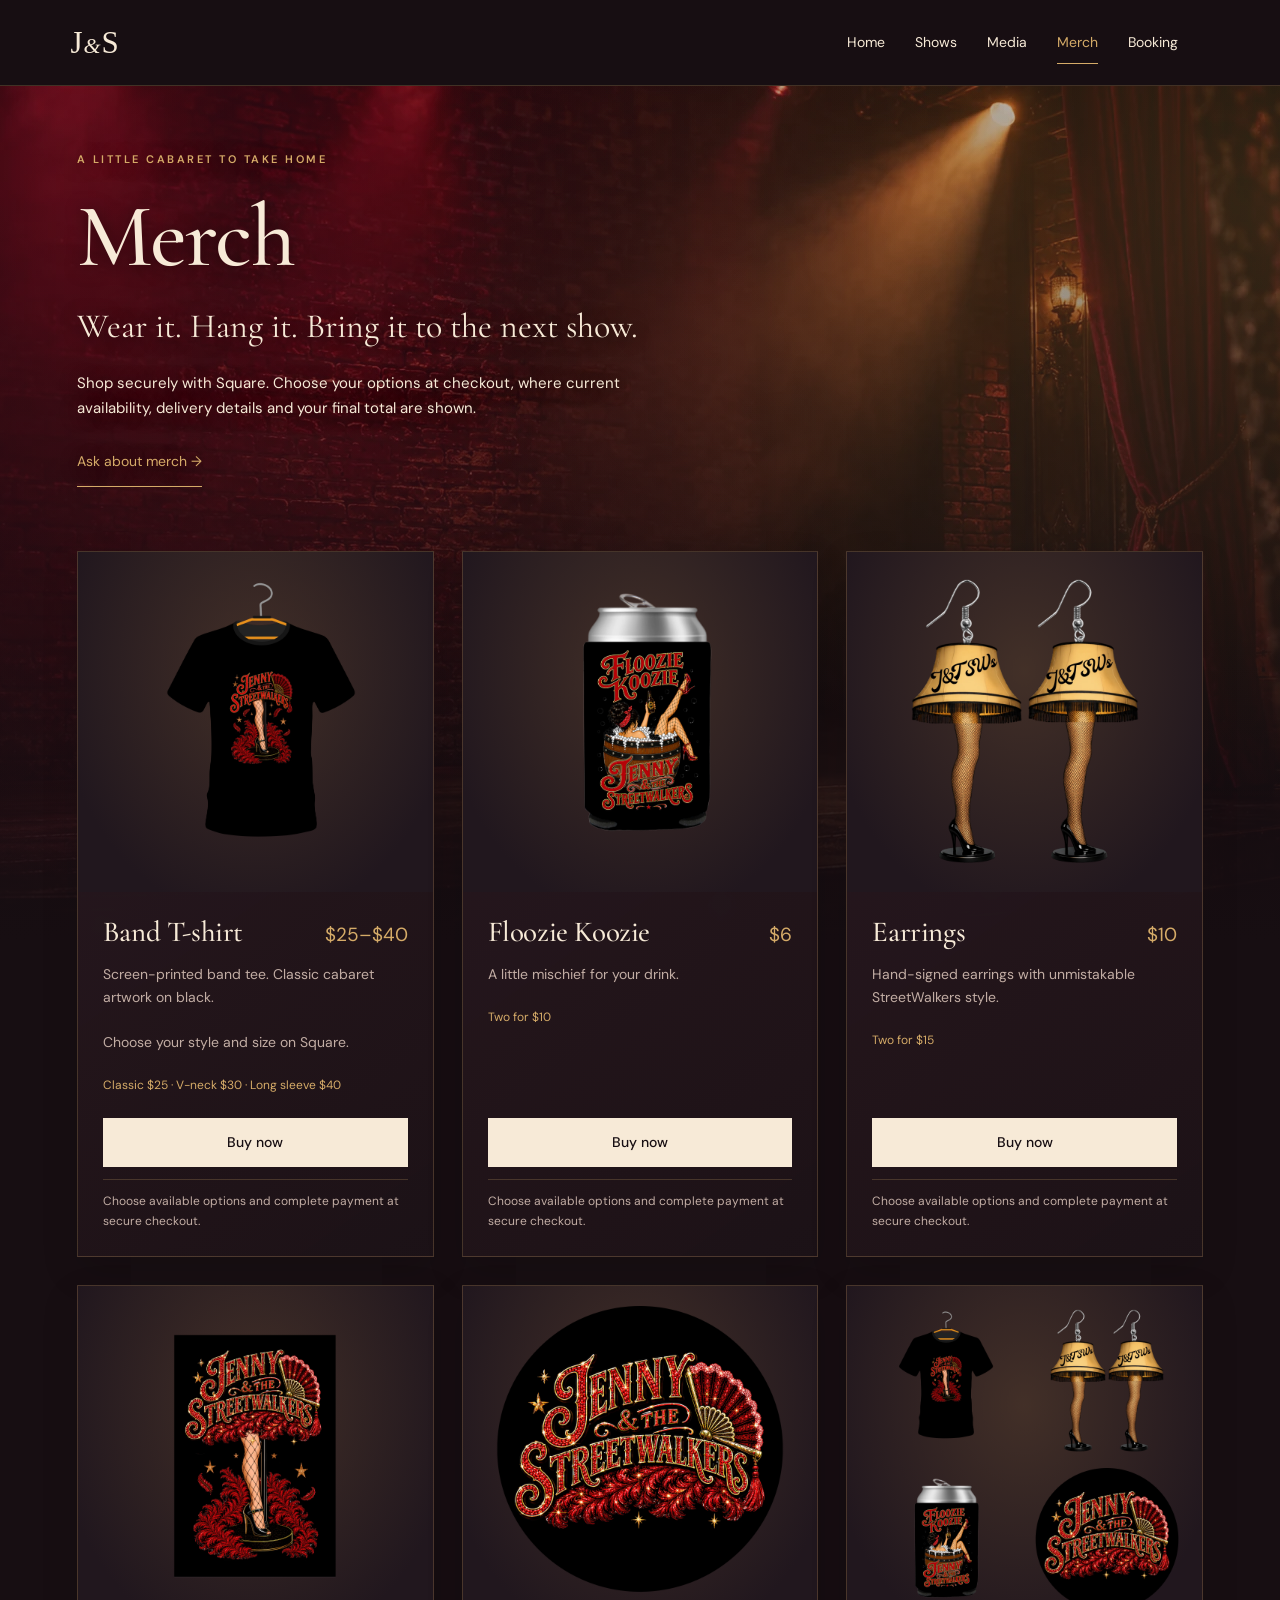
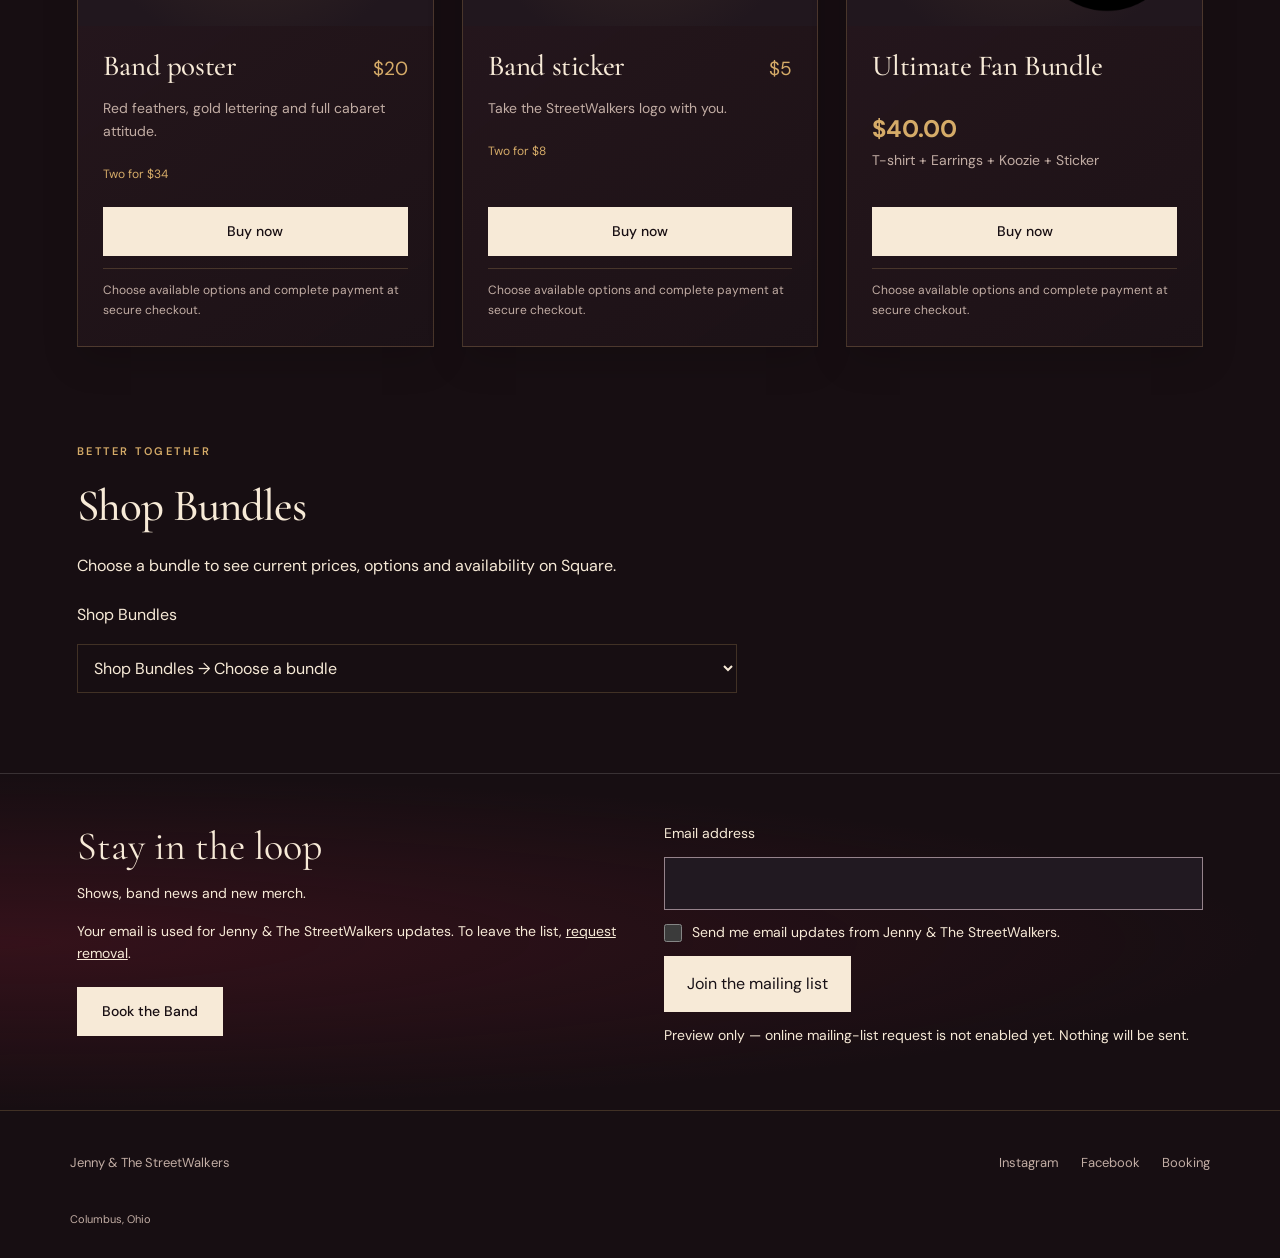
<file: merch.html>
<!doctype html>
<html lang="en">
<head>
  <meta charset="utf-8">
  <meta name="viewport" content="width=device-width,initial-scale=1">
  <meta name="robots" content="index,follow">
  <meta name="theme-color" content="#170e12">
  <meta name="description" content="Shop Jenny &amp; The StreetWalkers T-shirts, earrings, koozies, posters, stickers and fan bundles. Choose your options and check out securely through Square.">
  <title>Official Band Merch | Jenny &amp; The StreetWalkers</title>
  <link rel="icon" href="art/logo.png">
  <link rel="stylesheet" href="release.css?v=publication-20260922">
<link rel="stylesheet" href="mailing-list.css?v=restore-2"><meta property="og:title" content="Official Band Merch | Jenny &amp; The StreetWalkers">
<meta property="og:description" content="Shop Jenny &amp; The StreetWalkers T-shirts, earrings, koozies, posters, stickers and fan bundles. Choose your options and check out securely through Square.">
<meta property="og:type" content="website">
<meta property="og:url" content="https://resistanceandground.github.io/JennyAndTheStreetWalkers/merch.html">
<meta property="og:image" content="https://resistanceandground.github.io/JennyAndTheStreetWalkers/art/social-preview.jpg">
<meta property="og:image:alt" content="Jenny &amp; The StreetWalkers band artwork">
<meta name="twitter:card" content="summary_large_image">
<meta name="twitter:title" content="Official Band Merch | Jenny &amp; The StreetWalkers">
<meta name="twitter:description" content="Shop Jenny &amp; The StreetWalkers T-shirts, earrings, koozies, posters, stickers and fan bundles. Choose your options and check out securely through Square.">
<meta name="twitter:image" content="https://resistanceandground.github.io/JennyAndTheStreetWalkers/art/social-preview.jpg">

<link rel="canonical" href="https://resistanceandground.github.io/JennyAndTheStreetWalkers/merch.html">
<meta property="og:site_name" content="Jenny &amp; The StreetWalkers">
<meta property="og:locale" content="en_US">
<meta property="og:image:width" content="1200">
<meta property="og:image:height" content="630">
<script type="application/ld+json">{"@context": "https://schema.org", "@graph": [{"@type": "WebPage", "@id": "https://resistanceandground.github.io/JennyAndTheStreetWalkers/merch.html#webpage", "url": "https://resistanceandground.github.io/JennyAndTheStreetWalkers/merch.html", "name": "Official Band Merch | Jenny & The StreetWalkers", "description": "Shop Jenny & The StreetWalkers T-shirts, earrings, koozies, posters, stickers and fan bundles. Choose your options and check out securely through Square.", "inLanguage": "en-US", "about": {"@id": "https://resistanceandground.github.io/JennyAndTheStreetWalkers/#band"}}]}</script>
</head>
<body class="inner-page merch-ambient-page">
<a class="skip" href="#main">Skip to content</a>
<header>
  <a class="wordmark" href="index.html" aria-label="Jenny &amp; The StreetWalkers home">J<span>&amp;</span>S</a>
  <nav aria-label="Main navigation"><a href="index.html">Home</a><a href="shows.html">Shows</a><a href="media.html">Media</a><a aria-current="page" href="merch.html">Merch</a><a href="contact.html">Booking</a></nav>
</header>
<main id="main"><div class="merch-ambient-light" aria-hidden="true"></div><section class="section page-heading"><p class="eyebrow">A little cabaret to take home</p><h1 class="champagne-spotlight"><span class="spotlight-ink">Merch</span></h1><p class="lead">Wear it. Hang it. Bring it to the next show.</p><p class="shop-notice" id="shop-notice">Shop securely with Square. Choose your options at checkout to see current availability, delivery details, and your final total.</p><a class="text-link" href="contact.html">Ask about merch →</a></section><section class="section product-grid" aria-label="Band merchandise"><article class="product" data-product="tee"><div class="product-art"><img src="art/t-shirt.webp" loading="lazy" alt="Band T-shirt" width="1237" height="1600"></div><div class="product-info"><div class="product-title"><h2>Band T-shirt</h2><span class="price" data-price>$25–$40</span></div><p>Screen-printed band tee. Classic cabaret artwork on black.</p><p>Choose your style and size on Square.</p><p class="offer">Classic $25 · V-neck $30 · Long sleeve $40</p><a class="button light checkout" href="https://square.link/u/XD9nY6bb">Buy now</a><p class="availability">See current options and availability at checkout.</p></div></article><article class="product" data-product="koozie"><div class="product-art"><img src="art/koozie.webp" loading="lazy" alt="Floozie Koozie" width="1237" height="1600"></div><div class="product-info"><div class="product-title"><h2>Floozie Koozie</h2><span class="price" data-price>$6</span></div><p>A little mischief for your drink.</p><p class="offer">Two for $10</p><a class="button light checkout" href="https://square.link/u/si6EMhVA">Buy now</a><p class="availability">See current options and availability at checkout.</p></div></article><article class="product" data-product="earrings"><div class="product-art"><img src="art/earrings-slide5.webp" loading="lazy" alt="Earrings" width="1600" height="1600"></div><div class="product-info"><div class="product-title"><h2>Earrings</h2><span class="price" data-price>$10</span></div><p>Hand-signed earrings with unmistakable StreetWalkers style.</p><p class="offer">Two for $15</p><a class="button light checkout" href="https://square.link/u/wnyZcE4G">Buy now</a><p class="availability">See current options and availability at checkout.</p></div></article><article class="product" data-product="poster"><div class="product-art"><img src="art/poster.webp" loading="lazy" alt="Band poster" width="1237" height="1600"></div><div class="product-info"><div class="product-title"><h2>Band poster</h2><span class="price" data-price>$20</span></div><p>Red feathers, gold lettering and full cabaret attitude.</p><p class="offer">Two for $34</p><a class="button light checkout" href="https://square.link/u/VjBpWLiM">Buy now</a><p class="availability">See current options and availability at checkout.</p></div></article><article class="product" data-product="sticker"><div class="product-art"><img src="art/logo.webp" loading="lazy" alt="Band sticker" width="1600" height="1600"></div><div class="product-info"><div class="product-title"><h2>Band sticker</h2><span class="price" data-price>$5</span></div><p>Take the StreetWalkers logo with you.</p><p class="offer">Two for $8</p><a class="button light checkout" href="https://square.link/u/VLsQSNn6">Buy now</a><p class="availability">See current options and availability at checkout.</p></div></article><article class="product ultimate-product"><div class="bundle-art product-art" aria-label="T-shirt, earrings, koozie and sticker"><img src="art/t-shirt.webp" alt="Band T-shirt" loading="lazy" width="1237" height="1600"><img src="art/earrings-slide5.webp" alt="Earrings" loading="lazy" width="1600" height="1600"><img src="art/koozie.webp" alt="Floozie Koozie" loading="lazy" width="1237" height="1600"><img src="art/logo.webp" alt="Band sticker" loading="lazy" width="1600" height="1600"></div><div class="product-info"><h2>Ultimate Fan Bundle</h2><strong class="bundle-price">$40.00</strong><p>T-shirt + Earrings + Koozie + Sticker</p><a class="button light checkout" href="https://square.link/u/TZJxIEZP" aria-label="Buy Ultimate Fan Bundle">Buy now</a><p class="availability">Choose available options and complete payment at secure checkout.</p></div></article></section><section class="section bundle-note"><p class="eyebrow">Better together</p><h2>Shop Bundles</h2><p>Choose a bundle to see current prices, options and availability on Square.</p><div class="bundle-picker"><label for="bundle-choice">Shop Bundles</label><select id="bundle-choice"><option value="">Shop Bundles → Choose a bundle</option><option value="https://square.link/u/ELMFMApe">Show Bundle — T-shirt + Koozie</option><option value="https://square.link/u/WClNyY8X">StreetWalker Bundle — T-shirt + Earrings</option><option value="https://square.link/u/roGieSJe">Superfan Bundle — T-shirt + Earrings + Koozie</option><option value="https://square.link/u/UJG2E92G">Backstage Bundle — Earrings + Koozie</option><option value="https://square.link/u/uTYhKNtP">Fun Bundle — Sticker + Koozie</option><option value="https://square.link/u/OizewwsE">Collector Bundle — T-shirt + Earrings + Sticker</option></select><noscript><p>Bundle links:</p><ul><li><a href="https://square.link/u/ELMFMApe">Show Bundle — T-shirt + Koozie</a></li><li><a href="https://square.link/u/WClNyY8X">StreetWalker Bundle — T-shirt + Earrings</a></li><li><a href="https://square.link/u/roGieSJe">Superfan Bundle — T-shirt + Earrings + Koozie</a></li><li><a href="https://square.link/u/UJG2E92G">Backstage Bundle — Earrings + Koozie</a></li><li><a href="https://square.link/u/uTYhKNtP">Fun Bundle — Sticker + Koozie</a></li><li><a href="https://square.link/u/OizewwsE">Collector Bundle — T-shirt + Earrings + Sticker</a></li></ul></noscript><a class="button light" id="bundle-checkout" hidden>Shop selected bundle ↗</a></div></section><script src="checkout-config.js?v=square-1"></script><script src="merch.js?v=bundle-picker-4"></script></main>
<section class="mailing-signup jenny-mailing" aria-labelledby="mailing-heading"><div><h2 id="mailing-heading">Stay in the loop</h2><p>Shows, band news and new merch.</p><p>Your email is used for Jenny &amp; The StreetWalkers updates. To leave the list, <a href="mailto:jennywalker4rio@gmail.com?subject=Unsubscribe">request removal</a>.</p><a class="button light mailing-booking" href="contact.html#booking-form">Book the Band</a></div><form name="jenny-mailing-list" method="POST" data-netlify="true" netlify-honeypot="bot-field"><input type="hidden" name="form-name" value="jenny-mailing-list"><p hidden><label>Leave this empty<input name="bot-field" tabindex="-1" autocomplete="off"></label></p><label for="mailing-email">Email address</label><input id="mailing-email" name="email" type="email" autocomplete="email" required maxlength="254"><label class="mailing-consent"><input type="checkbox" name="consent" value="Yes, send me email updates" required><span>Send me email updates from Jenny &amp; The StreetWalkers.</span></label><button type="submit" disabled>Join the mailing list</button><p role="status" aria-live="polite">Preview: online signup is not enabled yet.</p></form></section><footer><span>Jenny &amp; The StreetWalkers</span><div><a href="https://www.instagram.com/jwalkers007/" target="_blank" rel="noopener noreferrer">Instagram</a><a href="https://www.facebook.com/share/1En8tn4dpR/" target="_blank" rel="noopener noreferrer">Facebook</a><a href="contact.html">Booking</a></div><small>Columbus, Ohio</small></footer>
<script src="site-config.js" defer></script><script src="site-forms.js" defer></script><script src="mailing-list.js?v=restore-2" defer></script><script src="champagne-spotlight.js" defer></script></body>
</html>
</file>
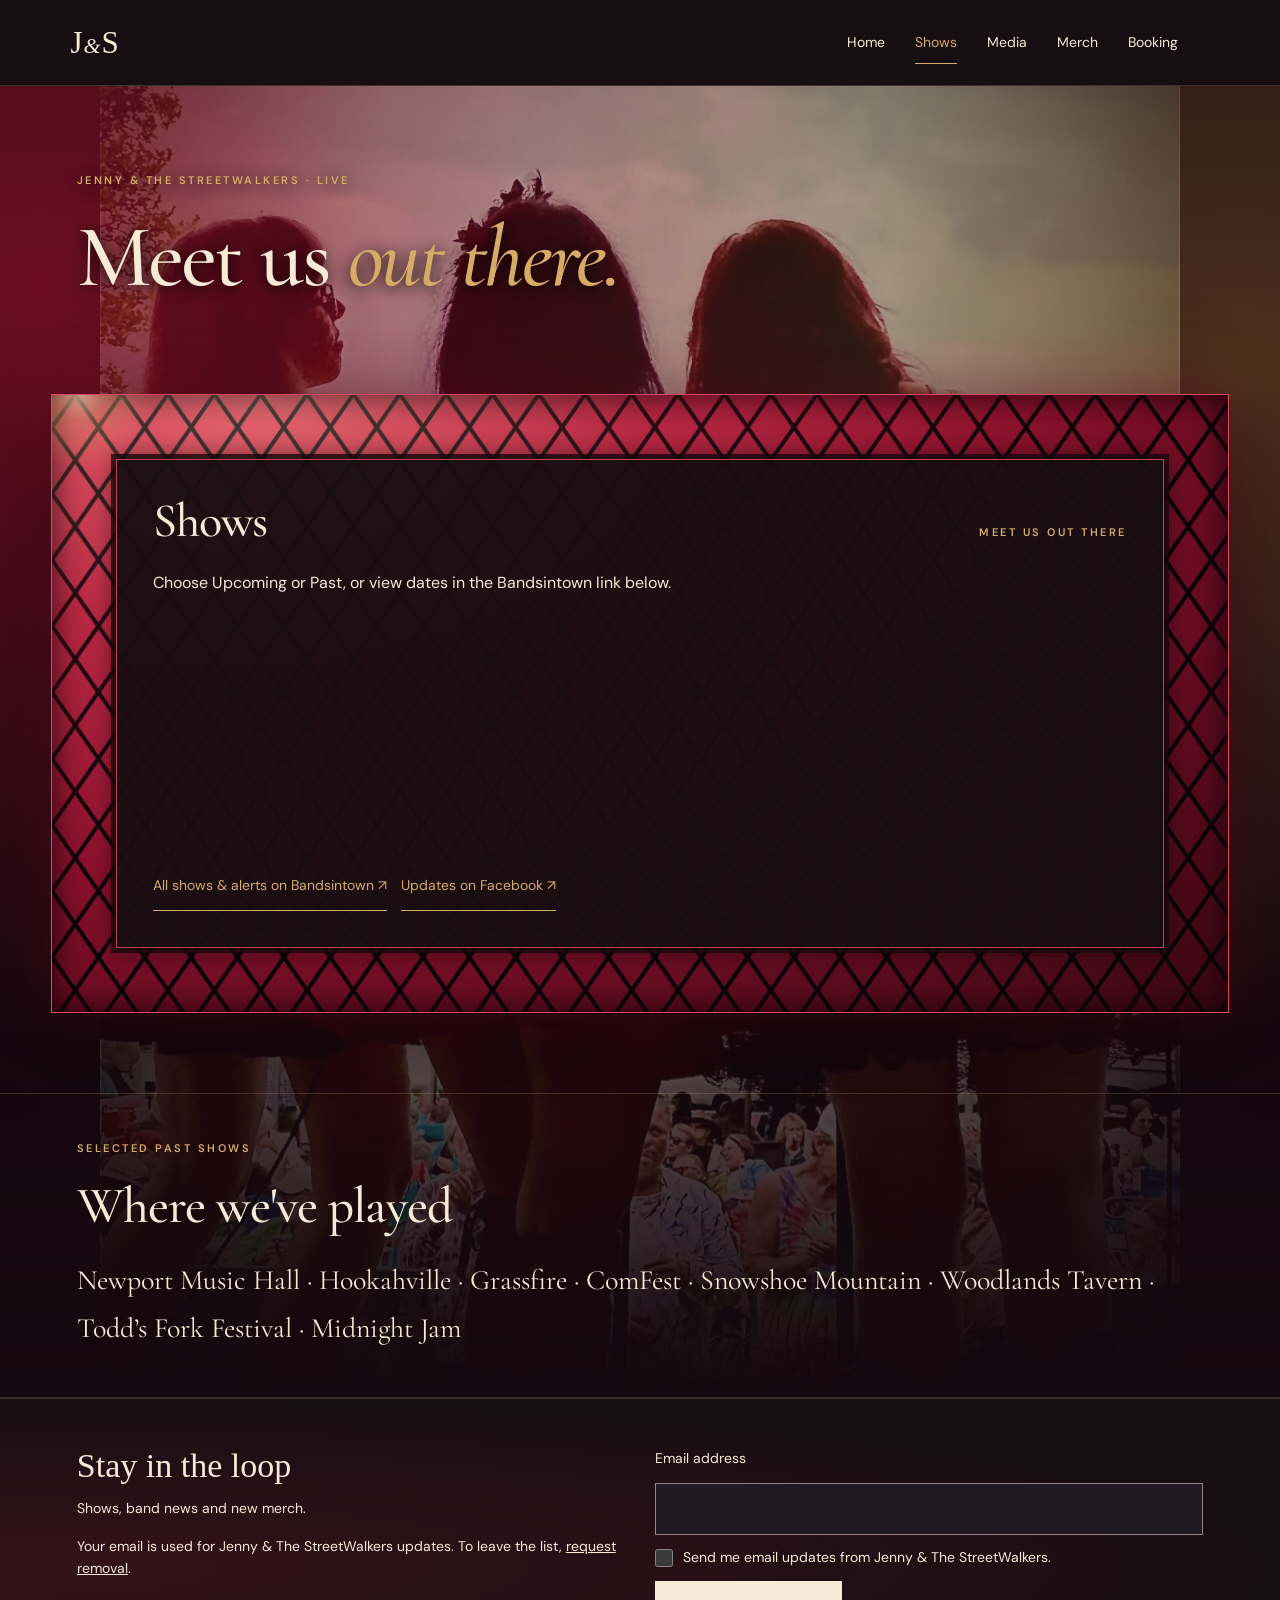
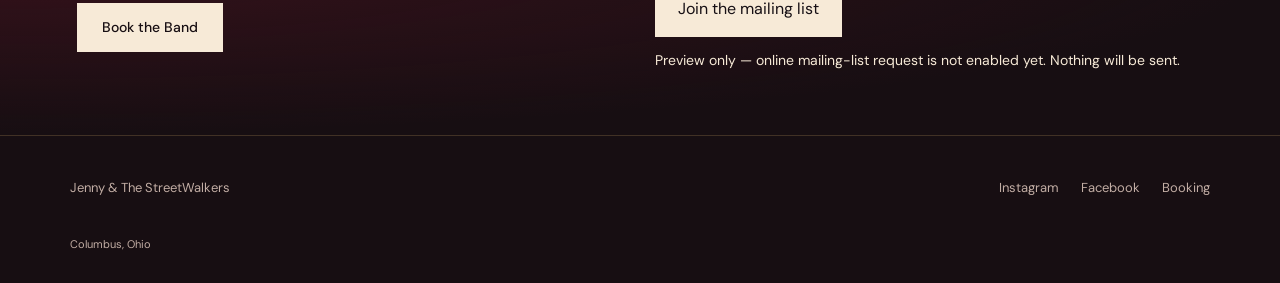
<file: shows.html>
<!doctype html>
<html lang="en">
<head>
  <meta charset="utf-8">
  <meta name="viewport" content="width=device-width,initial-scale=1">
  <meta name="robots" content="index,follow">
  <meta name="theme-color" content="#170e12">
  <meta name="description" content="Find upcoming Jenny &amp; The StreetWalkers shows, ticket links and past performances. Follow the Columbus, Ohio bluegrass and roots band and plan your next night out.">
  <title>Live Shows &amp; Concert Dates | Jenny &amp; The StreetWalkers</title>
  <link rel="icon" href="art/logo.png">
  <link rel="stylesheet" href="release.css?v=publication-20260922">
<link rel="stylesheet" href="mailing-list.css"><meta property="og:title" content="Live Shows &amp; Concert Dates | Jenny &amp; The StreetWalkers">
<meta property="og:description" content="Find upcoming Jenny &amp; The StreetWalkers shows, ticket links and past performances. Follow the Columbus, Ohio bluegrass and roots band and plan your next night out.">
<meta property="og:type" content="website">
<meta property="og:url" content="https://resistanceandground.github.io/JennyAndTheStreetWalkers/shows.html">
<meta property="og:image" content="https://resistanceandground.github.io/JennyAndTheStreetWalkers/art/social-preview.jpg">
<meta property="og:image:alt" content="Jenny &amp; The StreetWalkers band artwork">
<meta name="twitter:card" content="summary_large_image">
<meta name="twitter:title" content="Live Shows &amp; Concert Dates | Jenny &amp; The StreetWalkers">
<meta name="twitter:description" content="Find upcoming Jenny &amp; The StreetWalkers shows, ticket links and past performances. Follow the Columbus, Ohio bluegrass and roots band and plan your next night out.">
<meta name="twitter:image" content="https://resistanceandground.github.io/JennyAndTheStreetWalkers/art/social-preview.jpg">

<link rel="canonical" href="https://resistanceandground.github.io/JennyAndTheStreetWalkers/shows.html">
<meta property="og:site_name" content="Jenny &amp; The StreetWalkers">
<meta property="og:locale" content="en_US">
<meta property="og:image:width" content="1200">
<meta property="og:image:height" content="630">
<script type="application/ld+json">{"@context": "https://schema.org", "@graph": [{"@type": "WebPage", "@id": "https://resistanceandground.github.io/JennyAndTheStreetWalkers/shows.html#webpage", "url": "https://resistanceandground.github.io/JennyAndTheStreetWalkers/shows.html", "name": "Live Shows & Concert Dates | Jenny & The StreetWalkers", "description": "Find upcoming Jenny & The StreetWalkers shows, ticket links and past performances. Follow the Columbus, Ohio bluegrass and roots band and plan your next night out.", "inLanguage": "en-US", "about": {"@id": "https://resistanceandground.github.io/JennyAndTheStreetWalkers/#band"}}]}</script>
</head>
<body>
<a class="skip" href="#main">Skip to content</a>
<header>
  <a class="wordmark" href="index.html" aria-label="Jenny &amp; The StreetWalkers home">J<span>&amp;</span>S</a>
  <nav aria-label="Main navigation"><a href="index.html">Home</a><a aria-current="page" href="shows.html">Shows</a><a href="media.html">Media</a><a href="merch.html">Merch</a><a href="contact.html">Booking</a></nav>
</header>
<main id="main" class="calendar-page"><section class="section calendar-heading"><p class="eyebrow">Jenny &amp; The StreetWalkers · Live</p><h1 class="champagne-spotlight"><span class="spotlight-ink">Meet us </span><em class="spotlight-ink">out there.</em></h1></section><section class="calendar-frame" id="shows"><div class="calendar-panel"><div class="section-heading"><h2>Shows</h2><p class="eyebrow">Meet us out there</p></div>
<p>Choose Upcoming or Past, or view dates in the Bandsintown link below.</p><div class="shows-widget"><script charset="utf-8" src="https://widgetv3.bandsintown.com/main.min.js" defer></script>
<a class="bit-widget-initializer" data-artist-name="id_15665596" data-app-id="2634f2b640b341e5bbe6fc469edb3726" data-background-color="rgba(23,14,18,1)" data-text-color="rgba(247,234,215,1)" data-separator-color="rgba(213,171,104,0.25)" data-font="DM Sans" data-auto-style="false" data-display-past-dates="true"></a></div>
<div class="actions"><a class="text-link" href="https://www.bandsintown.com/a/15665596" target="_blank" rel="noopener noreferrer">All shows &amp; alerts on Bandsintown ↗</a><a class="text-link" href="https://www.facebook.com/share/1En8tn4dpR/" target="_blank" rel="noopener noreferrer">Updates on Facebook ↗</a></div></div></section><section class="section stages"><p class="eyebrow">Selected past shows</p><h2>Where we've played</h2><p class="stage-list">Newport Music Hall · Hookahville · Grassfire · ComFest · Snowshoe Mountain · Woodlands Tavern · Todd’s Fork Festival · Midnight Jam</p></section></main>
<section class="mailing-signup jenny-mailing" aria-labelledby="mailing-heading"><div><h2 id="mailing-heading">Stay in the loop</h2><p>Shows, band news and new merch.</p><p>Your email is used for Jenny &amp; The StreetWalkers updates. To leave the list, <a href="mailto:jennywalker4rio@gmail.com?subject=Unsubscribe">request removal</a>.</p><a class="button light mailing-booking" href="contact.html#booking-form">Book the Band</a></div><form name="jenny-mailing-list" method="POST" data-netlify="true" netlify-honeypot="bot-field"><input type="hidden" name="form-name" value="jenny-mailing-list"><p hidden><label>Leave this empty<input name="bot-field" tabindex="-1" autocomplete="off"></label></p><label for="mailing-email">Email address</label><input id="mailing-email" name="email" type="email" autocomplete="email" required maxlength="254"><label class="mailing-consent"><input type="checkbox" name="consent" value="Yes, send me email updates" required><span>Send me email updates from Jenny &amp; The StreetWalkers.</span></label><button type="submit" disabled>Join the mailing list</button><p role="status" aria-live="polite">Preview: online signup is not enabled yet.</p></form></section><footer><span>Jenny &amp; The StreetWalkers</span><div><a href="https://www.instagram.com/jwalkers007/" target="_blank" rel="noopener noreferrer">Instagram</a><a href="https://www.facebook.com/share/1En8tn4dpR/" target="_blank" rel="noopener noreferrer">Facebook</a><a href="contact.html">Booking</a></div><small>Columbus, Ohio</small></footer>
<script src="site-config.js" defer></script><script src="site-forms.js" defer></script><script src="mailing-list.js" defer></script><script src="champagne-spotlight.js" defer></script></body>
</html>
</file>
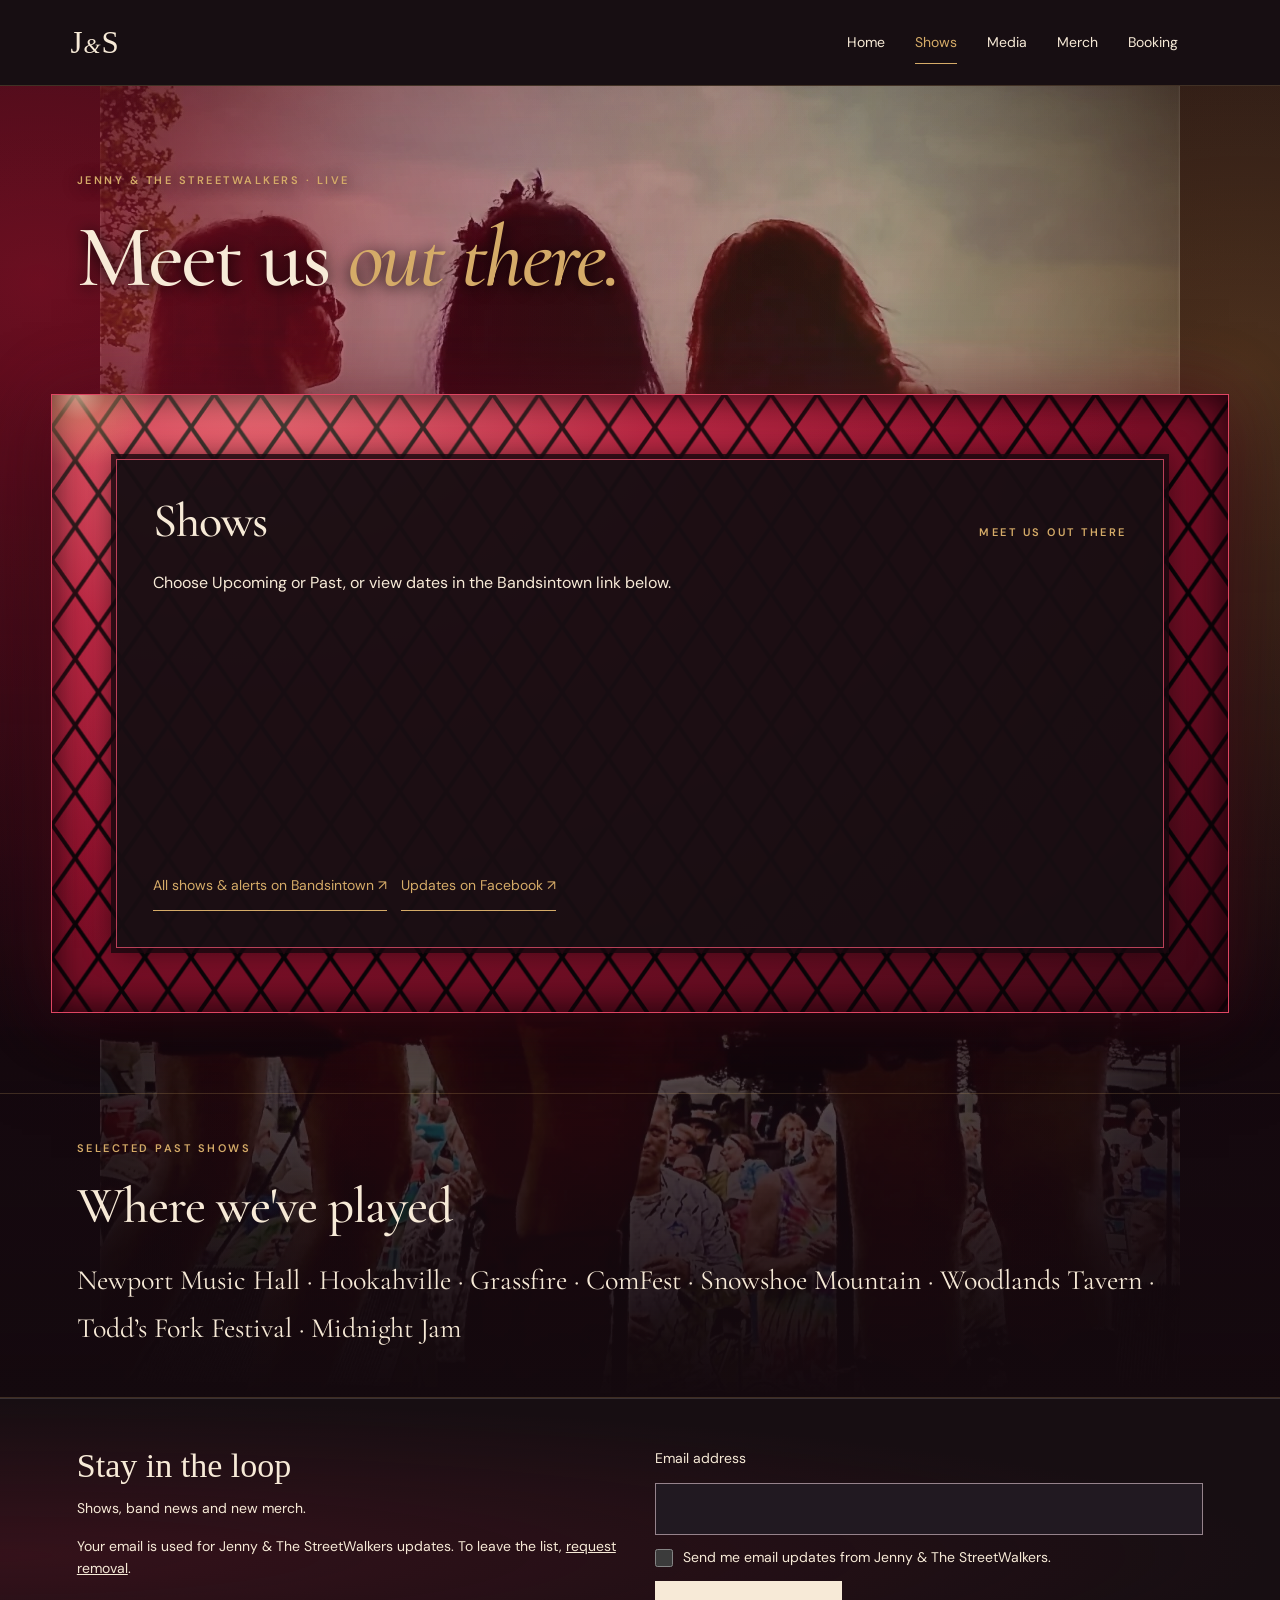
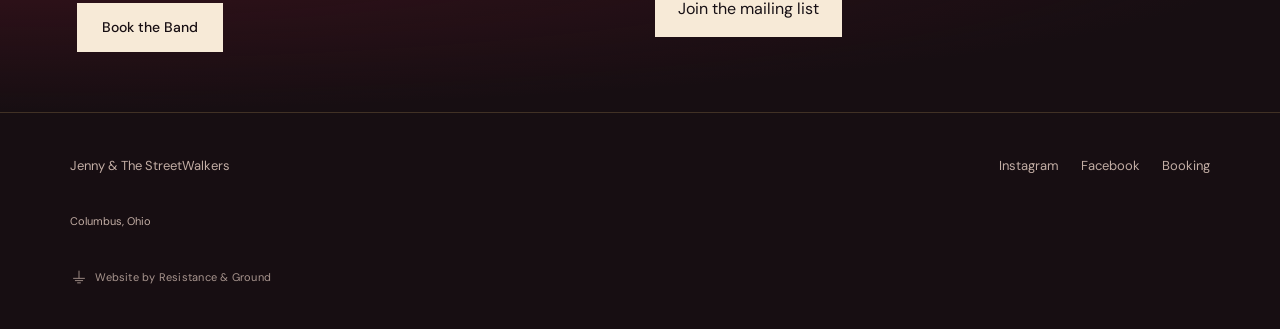
<file: public/shows.html>
<!doctype html>
<html lang="en">
<head>
  <meta charset="utf-8">
  <meta name="viewport" content="width=device-width,initial-scale=1">
  <meta name="robots" content="index,follow">
  <meta name="theme-color" content="#170e12">
  <meta name="description" content="Find upcoming Jenny &amp; The StreetWalkers shows, ticket links and past performances. Follow the Columbus, Ohio bluegrass and roots band and plan your next night out.">
  <title>Live Shows &amp; Concert Dates | Jenny &amp; The StreetWalkers</title>
  <link rel="icon" href="art/logo.png">
  <link rel="stylesheet" href="release.css?v=footer-credit-20261001">
<link rel="stylesheet" href="mailing-list.css"><meta property="og:title" content="Live Shows &amp; Concert Dates | Jenny &amp; The StreetWalkers">
<meta property="og:description" content="Find upcoming Jenny &amp; The StreetWalkers shows, ticket links and past performances. Follow the Columbus, Ohio bluegrass and roots band and plan your next night out.">
<meta property="og:type" content="website">
<meta property="og:url" content="https://www.jennyandthestreetwalkers.com/shows">
<meta property="og:image" content="https://www.jennyandthestreetwalkers.com/art/social-preview.jpg">
<meta property="og:image:alt" content="Jenny &amp; The StreetWalkers band artwork">
<meta name="twitter:card" content="summary_large_image">
<meta name="twitter:title" content="Live Shows &amp; Concert Dates | Jenny &amp; The StreetWalkers">
<meta name="twitter:description" content="Find upcoming Jenny &amp; The StreetWalkers shows, ticket links and past performances. Follow the Columbus, Ohio bluegrass and roots band and plan your next night out.">
<meta name="twitter:image" content="https://www.jennyandthestreetwalkers.com/art/social-preview.jpg">

<link rel="canonical" href="https://www.jennyandthestreetwalkers.com/shows">
<meta property="og:site_name" content="Jenny &amp; The StreetWalkers">
<meta property="og:locale" content="en_US">
<meta property="og:image:width" content="1200">
<meta property="og:image:height" content="630">
<script type="application/ld+json">{"@context": "https://schema.org", "@graph": [{"@type": "WebPage", "@id": "https://www.jennyandthestreetwalkers.com/shows#webpage", "url": "https://www.jennyandthestreetwalkers.com/shows", "name": "Live Shows & Concert Dates | Jenny & The StreetWalkers", "description": "Find upcoming Jenny & The StreetWalkers shows, ticket links and past performances. Follow the Columbus, Ohio bluegrass and roots band and plan your next night out.", "inLanguage": "en-US", "about": {"@id": "https://www.jennyandthestreetwalkers.com/#band"}}]}</script>
</head>
<body>
<a class="skip" href="#main">Skip to content</a>
<header>
  <a class="wordmark" href="index.html" aria-label="Jenny &amp; The StreetWalkers home">J<span>&amp;</span>S</a>
  <nav aria-label="Main navigation"><a href="index.html">Home</a><a aria-current="page" href="shows.html">Shows</a><a href="media.html">Media</a><a href="merch.html">Merch</a><a href="contact.html">Booking</a></nav>
</header>
<main id="main" class="calendar-page"><section class="section calendar-heading"><p class="eyebrow">Jenny &amp; The StreetWalkers · Live</p><h1 class="champagne-spotlight"><span class="spotlight-ink">Meet us </span><em class="spotlight-ink">out there.</em></h1></section><section class="calendar-frame" id="shows"><div class="calendar-panel"><div class="section-heading"><h2>Shows</h2><p class="eyebrow">Meet us out there</p></div>
<p>Choose Upcoming or Past, or view dates in the Bandsintown link below.</p><div class="shows-widget"><script charset="utf-8" src="https://widgetv3.bandsintown.com/main.min.js" defer></script>
<a class="bit-widget-initializer" data-artist-name="id_15665596" data-app-id="2634f2b640b341e5bbe6fc469edb3726" data-background-color="rgba(23,14,18,1)" data-text-color="rgba(247,234,215,1)" data-separator-color="rgba(213,171,104,0.25)" data-font="DM Sans" data-auto-style="false" data-display-past-dates="true"></a></div>
<div class="actions"><a class="text-link" href="https://www.bandsintown.com/a/15665596" target="_blank" rel="noopener noreferrer">All shows &amp; alerts on Bandsintown ↗</a><a class="text-link" href="https://www.facebook.com/share/1En8tn4dpR/" target="_blank" rel="noopener noreferrer">Updates on Facebook ↗</a></div></div></section><section class="section stages"><p class="eyebrow">Selected past shows</p><h2>Where we've played</h2><p class="stage-list">Newport Music Hall · Hookahville · Grassfire · ComFest · Snowshoe Mountain · Woodlands Tavern · Todd’s Fork Festival · Midnight Jam</p></section></main>
<section class="mailing-signup jenny-mailing" aria-labelledby="mailing-heading"><div><h2 id="mailing-heading">Stay in the loop</h2><p>Shows, band news and new merch.</p><p>Your email is used for Jenny &amp; The StreetWalkers updates. To leave the list, <a href="mailto:jennywalker4rio@gmail.com?subject=Unsubscribe">request removal</a>.</p><a class="button light mailing-booking" href="contact.html#booking-form">Book the Band</a></div><form name="jenny-mailing-list" method="POST" action="https://formspree.io/f/xzederve"><p hidden><label>Leave this empty<input name="_gotcha" tabindex="-1" autocomplete="off"></label></p><label for="mailing-email">Email address</label><input id="mailing-email" name="email" type="email" autocomplete="email" required maxlength="254"><label class="mailing-consent"><input type="checkbox" name="consent" value="Yes, send me email updates" required><span>Send me email updates from Jenny &amp; The StreetWalkers.</span></label><button type="submit">Join the mailing list</button><p role="status" aria-live="polite"></p></form></section><footer><span>Jenny &amp; The StreetWalkers</span><div><a href="https://www.instagram.com/jwalkers007/" target="_blank" rel="noopener noreferrer">Instagram</a><a href="https://www.facebook.com/share/1En8tn4dpR/" target="_blank" rel="noopener noreferrer">Facebook</a><a href="contact.html">Booking</a></div><small>Columbus, Ohio</small><a class="site-credit" href="https://resistanceandground.com/" aria-label="Website by Resistance &amp; Ground"><svg viewBox="0 0 40 40" width="18" height="18" fill="none" stroke="currentColor" stroke-width="2" aria-hidden="true" focusable="false"><path d="M20 6v17M7 23h26M11 28h18M16 33h8"></path></svg><span>Website by Resistance &amp; Ground</span></a></footer>
<script src="site-config.js?v=formspree-20261007" defer></script><script src="site-forms.js?v=formspree-20261007" defer></script><script src="mailing-list.js" defer></script><script src="champagne-spotlight.js" defer></script></body>
</html>
</file>
<file: release.css>
@import url('https://fonts.googleapis.com/css2?family=Cormorant+Garamond:ital,wght@0,500;0,600;1,500&family=DM+Sans:wght@400;500;600&display=swap');
:root{color-scheme:dark;--ink:#170e12;--cream:#f7ead7;--muted:#c2ada4;--gold:#d5ab68;--line:#d5ab6838}
*{box-sizing:border-box}html{scroll-behavior:smooth;scroll-padding-top:24px}body{margin:0;background:var(--ink);color:var(--cream);font-family:'DM Sans',Arial,sans-serif;font-size:16px;line-height:1.65}a{color:inherit;text-decoration:none}a:focus-visible,select:focus-visible{outline:2px solid var(--gold);outline-offset:5px}img{display:block;max-width:100%;height:auto}select{font:inherit}[hidden]{display:none!important}p{margin:0 0 22px}h1,h2,h3{font-family:'Cormorant Garamond',Georgia,serif;font-weight:500;line-height:1.06;margin:0 0 24px}h1{font-size:clamp(56px,6.2vw,92px);letter-spacing:-2.5px}h2{font-size:clamp(38px,4vw,60px);letter-spacing:-1px}h3{font-size:30px}em{color:var(--gold);font-weight:500}.eyebrow{text-transform:uppercase;letter-spacing:2.5px;font-size:11px;font-weight:600;color:var(--gold);margin:0 0 22px}.muted{color:var(--muted);font-size:14px}.lead{font-family:'Cormorant Garamond',Georgia,serif;font-size:clamp(26px,3vw,38px);line-height:1.3;max-width:750px}.section{padding:80px max(6%,calc((100% - 1250px)/2))}.actions{display:flex;gap:14px;flex-wrap:wrap;margin-top:28px}.button{display:inline-flex;align-items:center;justify-content:center;min-height:48px;padding:13px 24px;border:1px solid var(--gold);font-size:14px;font-weight:500;line-height:1.5;transition:background .2s,color .2s}.button.light{background:var(--cream);color:var(--ink);border-color:var(--cream)}.button:hover{background:var(--gold);color:var(--ink)}.text-link{display:inline-block;border-bottom:1px solid var(--gold);padding-bottom:5px;font-size:14px;color:var(--gold)}
header{display:grid;grid-template-columns:auto 1fr auto;gap:32px;align-items:center;padding:17px 5.5%;border-bottom:1px solid var(--line);background:#170e12}.wordmark{font-family:Georgia,serif;font-size:31px;letter-spacing:-2px}.wordmark span{font-size:22px;font-style:italic;padding:0 3px}nav{display:flex;justify-content:flex-end;align-items:center;gap:30px;font-size:14px}nav a{padding:9px 0;border-bottom:1px solid transparent}nav a:hover,nav a[aria-current]{color:var(--gold);border-color:var(--gold)}
.hero{display:grid;grid-template-columns:1.05fr .95fr;align-items:center;min-height:680px;padding:45px max(6%,calc((100% - 1250px)/2)) 50px;gap:30px;position:relative;isolation:isolate;overflow:hidden;background:radial-gradient(ellipse at 90% 45%,#65243180,transparent 65%),#170e12}.hero:before{content:'';position:absolute;inset:0;background:linear-gradient(90deg,#170e12b8 0%,#170e1280 48%,#170e1233 100%),url('stage.webp') center/cover;z-index:-1}.hero-copy{position:relative;z-index:1}.hero h1{font-size:clamp(45px,5.3vw,80px)}.hero-tag{font-family:'Cormorant Garamond',Georgia,serif;font-size:clamp(27px,3.2vw,44px);line-height:1.12;margin-top:30px}.hero-sub{max-width:430px;font-size:15px;color:var(--muted)}.hero-art{margin:0;display:flex;justify-content:center;align-items:center}.hero-art img{max-height:650px;width:100%;object-fit:contain;filter:drop-shadow(0 22px 40px #0008)}.split{display:grid;grid-template-columns:1fr 1fr;gap:60px;align-items:start}.split>p{color:var(--muted);max-width:550px}.band-photo{margin:45px 0 0;border:1px solid var(--line);overflow:hidden}.band-photo img{width:100%}.intro{padding-bottom:35px}.shows{padding-top:65px}.section-heading{display:flex;justify-content:space-between;align-items:baseline;gap:20px}.show-row{display:flex;align-items:center;gap:32px;padding:25px 0;border-block:1px solid var(--line);margin-bottom:24px}.show-row h3,.show-row p{margin:0}.show-row p{font-size:14px;color:var(--muted);margin-top:7px}.date{min-width:70px;text-align:center}.date span,.date small{display:block;font-size:12px;letter-spacing:2px}.date strong{display:block;font-size:44px;font-family:Georgia,serif;font-weight:400;line-height:1.2}.ticket{margin-left:auto;font-size:14px;color:var(--gold)}.merch-teaser{display:grid;grid-template-columns:1fr 1fr;gap:60px;align-items:center;background:radial-gradient(ellipse at 80% 60%,#6e253f50,transparent 70%),#211319;border-block:1px solid var(--line);padding-block:35px}.merch-teaser img{max-height:420px;width:100%;object-fit:contain}.merch-teaser p:not(.eyebrow){color:var(--muted);max-width:470px}.booking{text-align:center;background:repeating-linear-gradient(45deg,transparent 0 38px,#d5ab6806 38px 39px),repeating-linear-gradient(-45deg,transparent 0 38px,#d5ab6806 38px 39px)}.booking p:not(.eyebrow){color:var(--muted);max-width:600px;margin:0 auto 25px}
.page-heading{padding-bottom:32px;background:radial-gradient(ellipse at 90% 10%,#75253540,transparent 65%)}.page-heading h1{font-size:clamp(68px,9vw,120px)}.booking-grid{display:grid;grid-template-columns:1fr 1fr;align-items:start;gap:28px;padding-top:18px}.contact-card,.press-card{border:1px solid var(--line);padding:36px;background:#211319}.press-card{align-self:start;background:linear-gradient(130deg,#42202a,#211319)}.booking-grid h2{font-size:46px}.phone{font-family:Georgia,serif;font-size:clamp(24px,2.6vw,34px);color:var(--gold);white-space:nowrap}.contact-card .muted{margin-top:25px;margin-bottom:0}.download-list{margin-top:22px}.download-list a{display:flex;justify-content:space-between;gap:15px;padding:17px 0;border-bottom:1px solid var(--line);font-size:14px}.download-list a:hover{color:var(--gold)}.stages{padding-block:45px;border-block:1px solid var(--line)}.stage-list{font-family:'Cormorant Garamond',Georgia,serif;font-size:28px;line-height:1.7;margin:0}.bio{max-width:1000px;margin:auto;padding-inline:6%}.bio>p:not(.eyebrow){color:var(--muted)}.media-panel{padding-top:0}.media-panel .band-photo{margin-top:0;margin-bottom:55px}.media-panel .split p{color:var(--muted)}
.shop-notice{max-width:700px;color:var(--muted);font-size:15px}.product-grid{display:grid;grid-template-columns:repeat(3,minmax(0,1fr));gap:28px;padding-top:24px}.product{border:1px solid var(--line);background:#24151d;display:flex;flex-direction:column;overflow:hidden}.product-art{background:radial-gradient(ellipse at center,#594330,#302029 75%);height:340px;padding:20px}.product-art img{width:100%;height:100%;object-fit:contain}.product-info{padding:25px;display:flex;flex-direction:column;flex:1}.product-title{display:flex;align-items:baseline;justify-content:space-between;gap:12px}.price{font-size:19px;color:var(--gold);white-space:nowrap}.product h2{font-size:29px;letter-spacing:-.4px;margin-bottom:15px}.product-info>p{font-size:14px;color:var(--muted)}.product-info label{font-size:12px;color:var(--gold);margin-bottom:6px}.product-info select{background:var(--ink);color:var(--cream);border:1px solid var(--line);padding:10px;width:100%;margin-bottom:18px}.product-info .offer{color:var(--gold);font-size:12px;margin-top:auto}.availability{font-size:12px!important;margin:12px 0 0;border-top:1px solid var(--line);padding-top:12px}.bundle-note{padding-top:15px}.bundle-note .muted{max-width:700px}.bundle-note h2{font-size:45px}
footer{display:flex;align-items:center;flex-wrap:wrap;gap:25px;padding:30px 5.5%;border-top:1px solid var(--line);font-size:13px;color:var(--muted)}footer>span{margin-right:auto}footer div{display:flex;gap:22px}footer a:hover{color:var(--gold)}footer small{flex-basis:100%;font-size:11px}.skip{position:fixed;left:10px;top:-100px;z-index:20;padding:12px;background:var(--cream);color:var(--ink)}.skip:focus{top:10px}
@media(max-width:1000px){.product-grid{grid-template-columns:repeat(2,minmax(0,1fr))}.hero{min-height:0}.hero h1{font-size:53px}.hero-art img{max-height:580px}.booking-grid{gap:18px}.contact-card,.press-card{padding:26px}.booking-grid h2{font-size:38px}.split{gap:35px}}
@media(max-width:650px){header{grid-template-columns:1fr auto;gap:10px;padding:13px 6%}header .wordmark{grid-column:1;grid-row:1}nav{grid-column:1/-1;grid-row:2;justify-content:space-between;gap:12px;font-size:13px}nav a{min-height:44px;display:flex;align-items:center}.section{padding:55px 6%}.hero{grid-template-columns:1fr;padding:40px 6% 30px;gap:12px}.hero h1{font-size:clamp(42px,11vw,67px);letter-spacing:-1.5px}.hero-copy .eyebrow{font-size:10px;letter-spacing:1.5px}.hero-tag{font-size:33px;margin-top:22px}.hero-sub{font-size:14px}.hero-art img{max-height:460px}.hero-art{margin-top:15px}.actions{gap:10px}.button{padding:13px 19px}.split,.booking-grid{grid-template-columns:1fr;gap:22px}.intro{padding-bottom:20px}.intro h2{font-size:40px}.band-photo{margin-top:24px}.section-heading{display:block}.section-heading .eyebrow{margin-top:-8px}.show-row{gap:14px;flex-wrap:wrap}.show-row h3{font-size:25px}.date{min-width:53px}.ticket{margin-left:67px}.merch-teaser{grid-template-columns:1fr;gap:20px}.merch-teaser img{max-height:320px}.page-heading{padding-bottom:24px}.page-heading h1{font-size:76px}.booking-grid{padding-top:0}.contact-card,.press-card{padding:24px}.press-card .button{width:100%;padding-inline:12px}.stage-list{font-size:25px}.product-grid{grid-template-columns:1fr;padding-top:10px;gap:24px}.product-art{height:360px}.product-title h2{font-size:32px}.product-info{padding:24px}.product-info .offer{margin-top:0}.bundle-note{padding-top:0}.media-panel{padding-top:0}.media-panel .split>div+div{padding-top:20px}footer{gap:18px}footer>span{flex-basis:100%}}
@media(prefers-reduced-motion:reduce){html{scroll-behavior:auto}*{transition:none!important}}

/* Prominent biography and email booking contact. */
.email{display:inline-block;color:var(--gold);font-size:clamp(17px,1.8vw,24px);overflow-wrap:anywhere}.bio-feature{display:grid;grid-template-columns:.85fr 1.35fr;gap:65px;max-width:none;padding:35px max(6%,calc((100% - 1250px)/2)) 75px}.bio-heading img{width:240px;margin:25px 0}.bio-heading .button{display:flex;width:max-content}.bio-heading .text-link{margin-top:20px}.bio-story p{color:var(--muted)}.bio-story p:first-child{font-family:Georgia,serif;font-size:23px;line-height:1.55;color:var(--cream)}.shows-widget{min-height:160px;margin-bottom:25px}.hero-copy{text-shadow:0 2px 14px #170e12}.hero-copy .button{text-shadow:none}
@media(max-width:650px){.bio-feature{grid-template-columns:1fr;gap:30px;padding:15px 6% 45px}.bio-heading img{display:none}.bio-heading h2{font-size:43px}.bio-story p:first-child{font-size:20px}.hero:before{background-image:linear-gradient(90deg,#170e12b0,#170e1266);background-image:linear-gradient(90deg,#170e12b0,#170e1266),url(stage.webp);background-position:65% top}.email{font-size:18px}}

/* Performance photography and cabaret artwork share the opening stage. */
.hero-performance{display:block;padding-top:32px;padding-bottom:40px}
.hero-performance .hero-copy{display:grid;grid-template-columns:1.2fr 1fr;column-gap:45px;align-items:center;margin-bottom:30px}
.hero-performance .eyebrow{grid-column:1/-1;margin-bottom:14px}
.hero-performance h1{grid-column:1;grid-row:2/4;font-size:clamp(46px,5vw,70px);margin-bottom:0}
.hero-performance .hero-tag{grid-column:2;grid-row:2;font-size:27px;margin:0 0 18px}
.hero-performance .hero-sub{display:none}
.hero-performance .actions{grid-column:2;grid-row:3;margin:0}
.hero-visuals{display:grid;grid-template-columns:minmax(0,1fr) 25%;align-items:center;gap:14px;position:relative}
.hero-band-photo{margin:0;border:1px solid var(--line);box-shadow:0 16px 45px #0007}
.hero-band-photo img{width:100%;height:auto}
.hero-performance .hero-art{margin:0;mix-blend-mode:screen}
.hero-performance .hero-art img{max-height:490px;filter:none}
@media(max-width:650px){
.hero-performance{padding-top:25px}
.hero-performance .hero-copy{display:block;margin-bottom:25px}
.hero-performance h1{font-size:clamp(42px,11vw,64px);margin-bottom:18px}
.hero-performance .hero-tag{font-size:23px;max-width:330px}
.hero-performance .actions{margin-top:20px}
.hero-visuals{display:block;padding-bottom:135px}
.hero-performance .hero-art{position:absolute;right:-4px;bottom:-5px;width:115px}
.hero-performance .hero-art img{max-height:155px}
.hero-visuals:after{content:'Roots, dark cabaret & circus noir';display:block;position:absolute;left:0;bottom:40px;max-width:55%;font-family:Georgia,serif;font-size:21px;line-height:1.4;color:var(--gold)}
}

/* Feather the live photograph into the stage rather than framing it. */
.hero-performance{padding-bottom:70px}
.hero-visuals{align-items:end;gap:20px}
.hero-band-photo{border:0;box-shadow:none;position:relative;margin:0 -16px -12px -20px}
.hero-band-photo img{filter:brightness(.94) saturate(.92) sepia(.09);-webkit-mask-image:linear-gradient(to right,transparent,#000 5%,#000 94%,transparent),linear-gradient(to bottom,transparent,#000 6%,#000 80%,transparent 100%);mask-image:linear-gradient(to right,transparent,#000 5%,#000 94%,transparent),linear-gradient(to bottom,transparent,#000 6%,#000 80%,transparent 100%);-webkit-mask-composite:source-in;mask-composite:intersect}
.hero-performance .hero-art{align-self:center;padding-bottom:45px}
.hero-performance .hero-art img{max-height:310px}
.bio-heading img{mix-blend-mode:screen;width:270px;max-height:365px;object-fit:contain;object-position:left center}
@media(max-width:650px){.hero-performance{padding-bottom:30px}.hero-band-photo{margin:0 -12px}.hero-band-photo img{-webkit-mask-image:linear-gradient(to right,transparent,#000 4%,#000 96%,transparent),linear-gradient(to bottom,transparent,#000 5%,#000 85%,transparent);mask-image:linear-gradient(to right,transparent,#000 4%,#000 96%,transparent),linear-gradient(to bottom,transparent,#000 5%,#000 85%,transparent)}.hero-performance .hero-art{padding-bottom:0;bottom:0;width:112px}.hero-performance .hero-art img{max-height:130px}.bio-heading img{display:block;width:145px;max-height:185px;margin:18px 0}}

.calendar-heading{padding-bottom:32px}.calendar-heading h1{font-size:clamp(48px,7vw,88px)}
.calendar-frame{margin:0 auto 80px;width:88%;max-width:1250px;padding:34px;background:repeating-linear-gradient(55deg,transparent 0 17px,#080407 18px 21px,transparent 22px 38px),repeating-linear-gradient(-55deg,transparent 0 17px,#080407 18px 21px,transparent 22px 38px),radial-gradient(ellipse at top,#d52948,#870c25 60%,#3c0715);border:1px solid #df4663;box-shadow:0 20px 70px #0008,inset 0 0 35px #160008}
.calendar-panel{background:#170e12;padding:36px;border:1px solid #b94159;box-shadow:0 0 0 5px #16070dc9}.calendar-panel .section-heading h2{font-size:clamp(30px,4vw,48px)}.calendar-panel .shows-widget{min-height:220px}.calendar-panel .actions{flex-wrap:wrap}
@media(max-width:650px){.calendar-frame{width:94%;padding:15px;margin-bottom:45px}.calendar-panel{padding:22px 14px}.calendar-panel .section-heading{display:block}.calendar-panel .section-heading .eyebrow{margin-top:14px}.calendar-heading{padding-top:40px}}

.bundle-grid{display:grid;grid-template-columns:repeat(3,minmax(0,1fr));gap:20px;margin-top:30px}.bundle-card{padding:26px;border:1px solid var(--line);background:#170e12;display:flex;flex-direction:column;align-items:flex-start}.bundle-card h3{font-size:28px;margin:0}.bundle-card p{flex:1}.bundle-card .button{margin-top:15px}@media(max-width:850px){.bundle-grid{grid-template-columns:repeat(2,minmax(0,1fr))}}@media(max-width:550px){.bundle-grid{grid-template-columns:1fr}}

/* Stage photograph and cabaret lighting for the concert calendar. */
.calendar-page{position:relative;isolation:isolate;background:#14090e;overflow:hidden}
.calendar-page:before{content:'';position:absolute;inset:0;z-index:-2;background:linear-gradient(180deg,#18081155,#18081199 65%,#14090e),url('art/calendar-stage.webp') center top / min(100%,1080px) auto no-repeat}
.calendar-page:after{content:'';position:absolute;inset:0;z-index:-1;pointer-events:none;background:radial-gradient(ellipse at 3% 15%,#ef173c66,transparent 48%),radial-gradient(ellipse at 97% 22%,#f4aa4940,transparent 45%),linear-gradient(90deg,#14090e80,transparent 30%,transparent 70%,#14090e80)}
.calendar-page .calendar-heading{text-shadow:0 2px 16px #000;padding-top:85px;padding-bottom:65px}
.calendar-page .calendar-frame{padding:64px;width:92%;box-shadow:0 0 65px #b3133945,0 25px 80px #0009,inset 0 0 35px #160008;background:repeating-linear-gradient(55deg,transparent 0 17px,#080407 18px 21px,transparent 22px 38px),repeating-linear-gradient(-55deg,transparent 0 17px,#080407 18px 21px,transparent 22px 38px),radial-gradient(ellipse at 15% 0%,#e23c58,#8b102b 55%,#380714)}
.calendar-page .calendar-panel{background:#170e12f5;box-shadow:0 0 0 5px #16070dc9,0 0 28px #0009}
@media(max-width:650px){.calendar-page:before{background-size:auto,min(145%,750px) auto;background-position:center top}.calendar-page .calendar-heading{padding-top:55px;padding-bottom:45px}.calendar-page .calendar-frame{width:96%;padding:27px}.calendar-page .calendar-panel{padding:22px 12px}}

.bundle-art{display:grid;grid-template-columns:repeat(4,minmax(0,1fr));gap:6px;width:100%;margin-bottom:20px;align-items:center}.bundle-art img{width:100%;height:110px;object-fit:contain}.bundle-price{display:block;color:var(--gold);font-size:24px;margin-top:12px}

.ultimate-product .bundle-art{display:grid;grid-template-columns:repeat(2,minmax(0,1fr));gap:12px;margin:0;padding:20px}.ultimate-product .bundle-art img{width:100%;height:150px;object-fit:contain}.bundle-picker{max-width:660px;display:grid;gap:16px}.bundle-picker select{width:100%;min-height:48px;padding:12px;background:#170e12;color:var(--cream);border:1px solid var(--line);font:inherit}.bundle-picker .button{justify-self:start}.bundle-picker [hidden]{display:none}

.contact-card form{display:grid;gap:18px}.contact-card .form-grid{display:grid;grid-template-columns:repeat(2,minmax(0,1fr));gap:18px}.contact-card label{display:grid;gap:7px;color:var(--gold);font-size:12px;font-weight:600;letter-spacing:1px;text-transform:uppercase}.contact-card input,.contact-card select,.contact-card textarea{width:100%;min-height:48px;border:1px solid var(--line);background:#170e12;color:var(--cream);padding:12px;font:inherit;text-transform:none;letter-spacing:0}.contact-card textarea{resize:vertical}.contact-card input:focus-visible,.contact-card select:focus-visible,.contact-card textarea:focus-visible{outline:2px solid var(--gold);outline-offset:3px}.contact-card .button{justify-self:start;cursor:pointer}.contact-card .form-note,.contact-card .form-status{margin:0;color:var(--muted);font-size:13px}.contact-card .form-status:not(:empty){color:var(--cream)}@media(max-width:700px){.contact-card .form-grid{grid-template-columns:1fr}}

.product-info .offer{margin-top:0}.product-info>.checkout{margin-top:auto}.product-info>.availability{min-height:49px}

.media-video{aspect-ratio:16/9;width:100%;background:#000;border:1px solid var(--line);margin-top:35px}.media-video iframe{display:block;width:100%;height:100%;border:0}.video-fallback{margin:14px 0 40px}

/* Quiet photographic presentation: no marquee or curtain animation. */
.booking-showcase{max-width:1120px;margin:0 auto 40px;padding:0 6% 20px}
.booking-live-photo{margin:0 auto;max-width:920px;border:1px solid var(--line);background:#170e1eee;box-shadow:0 24px 60px #0005}
.booking-live-photo img{width:100%;height:auto;display:block}
.booking-live-photo figcaption{padding:17px 22px;color:var(--muted);font-size:13px;letter-spacing:.3px;border-top:1px solid var(--line)}
.meet-band-photo{width:min(100%,360px)!important;max-height:none!important;margin:28px 0 34px!important;object-fit:contain!important;filter:drop-shadow(0 18px 28px #0005);-webkit-mask-image:linear-gradient(#000 85%,transparent);mask-image:linear-gradient(#000 85%,transparent)}
@media(max-width:650px){.booking-showcase{margin-bottom:15px}.booking-live-photo figcaption{padding:14px 16px;font-size:12px}.meet-band-photo{width:min(100%,310px)!important;margin-inline:auto!important}}

:focus-visible{outline:2px solid var(--gold);outline-offset:4px}
.booking-grid>*{min-width:0}.contact-card textarea{resize:vertical}
.contact-card input,.contact-card select{min-height:44px}
button:disabled{opacity:.65;cursor:default}
footer a,.text-link{min-height:44px;display:inline-flex;align-items:center}
.bundle-picker select{min-width:0;max-width:100%}
@media(prefers-reduced-motion:reduce){*,*::before,*::after{animation:none!important;scroll-behavior:auto!important}}

.contact-card input,.contact-card select,.contact-card textarea{font-size:16px;border-color:#94757e}

/* Inner pages share the home stage, with static red and amber light. */
.inner-page main{position:relative;isolation:isolate;background:transparent}
.inner-page main::before{content:'';position:absolute;inset:0 0 auto;height:900px;z-index:-2;pointer-events:none;background:linear-gradient(180deg,#170e1255 0%,#170e1299 45%,var(--ink) 95%),url('stage.webp') center top/cover no-repeat}
.inner-page main::after{content:'';position:absolute;inset:0 0 auto;height:1000px;z-index:-1;pointer-events:none;background:radial-gradient(ellipse at 0% 8%,#ba163b40,transparent 55%),radial-gradient(ellipse at 100% 12%,#e7af5030,transparent 48%)}
.inner-page .page-heading,.inner-page .calendar-heading{background:none;padding-top:64px;padding-bottom:40px;text-shadow:0 2px 18px #0008}
.inner-page .page-heading h1,.inner-page .calendar-heading h1{font-size:clamp(56px,7vw,96px);letter-spacing:-1.8px;margin-bottom:20px}
.inner-page .page-heading .lead,.inner-page .calendar-heading .lead{max-width:720px;font-size:clamp(25px,3vw,34px)}
.inner-page .shop-notice{color:var(--cream);max-width:62ch}
.inner-page .product,.inner-page .contact-card,.inner-page .press-card{background:linear-gradient(145deg,#29191ff5,#1c1217fa);box-shadow:0 14px 35px #0002}
.inner-page .product-art{background:radial-gradient(ellipse at 50% 35%,#59433090,#21171e 80%)}
.inner-page .media-video{box-shadow:0 24px 60px #0006;margin-top:0}
.inner-page .bio-story{max-width:68ch}
.inner-page .bio-story p{line-height:1.8}
.inner-page .bio-story p:first-child{line-height:1.6}
.inner-page .stages{background:linear-gradient(90deg,#64152a20,transparent)}
.inner-page .calendar-panel{position:relative}
.inner-page .mailing-signup{padding-inline:max(6%,calc((100% - 1250px)/2));gap:48px}
.inner-page .mailing-signup h2{font-family:'Cormorant Garamond',Georgia,serif;font-size:40px}
@media(max-width:650px){
 .inner-page main::before{height:680px;background-position:center top}
 .inner-page main::after{height:720px}
 .inner-page .page-heading,.inner-page .calendar-heading{padding-top:42px;padding-bottom:30px}
 .inner-page .page-heading h1,.inner-page .calendar-heading h1{font-size:clamp(52px,13vw,76px)}
 .inner-page .mailing-signup{gap:22px}
 }

/* A single gentle entrance and quiet gallery lighting for the booking photo. */
.booking-live-photo{animation:booking-photo-arrive 1s ease-out both;box-shadow:0 24px 60px #0005,0 0 45px #d5ab6810;transition:box-shadow .45s ease}
@keyframes booking-photo-arrive{from{opacity:.82;transform:translateY(6px)}to{opacity:1;transform:translateY(0)}}
@media(hover:hover){.booking-live-photo:hover{box-shadow:0 28px 65px #0006,0 0 50px #d5ab681a}}
.booking-summary{max-width:60ch;color:var(--cream)}

/* A single champagne pass, scoped to the two selected text treatments. */
.champagne-spotlight .spotlight-ink{--spotlight-base:var(--cream);color:var(--spotlight-base)}
.champagne-spotlight em.spotlight-ink,.eyebrow.champagne-spotlight .spotlight-ink{--spotlight-base:var(--gold)}
@supports ((background-clip:text) or (-webkit-background-clip:text)){
 .champagne-spotlight.is-spotlit .spotlight-ink{background-image:linear-gradient(110deg,var(--spotlight-base) 0%,var(--spotlight-base) 43%,#e7bdad 47%,#e9ce98 49%,#fff8e9 50%,#f3dfb6 52%,var(--spotlight-base) 57%,var(--spotlight-base) 100%);background-size:300% 100%;background-position:100% 50%;background-clip:text;-webkit-background-clip:text;color:transparent;-webkit-text-fill-color:transparent;animation:champagne-text-pass 1800ms ease-in-out 1}
}
@keyframes champagne-text-pass{from{background-position:100% 50%}to{background-position:0% 50%}}
@media(prefers-reduced-motion:reduce),(forced-colors:active){
 .champagne-spotlight .spotlight-ink,.champagne-spotlight.is-spotlit .spotlight-ink{animation:none!important;background:none;color:var(--spotlight-base);-webkit-text-fill-color:currentColor}
}


/* The growing mask reveals and retains light; it never rotates the artwork. */
@property --perimeter-reveal{syntax:'<angle>';inherits:true;initial-value:360deg}
.champagne-showcase .booking-live-photo{animation:none;transition:none;border:0;background:#100c10;box-shadow:none;padding:14px 14px 0}
.champagne-photo-frame{--perimeter-reveal:360deg;position:relative;isolation:isolate;padding:0;background:#100c10;overflow:visible}
.champagne-photo-frame img{position:relative;z-index:2;opacity:1}
.champagne-photo-frame::before,.champagne-photo-frame::after{content:'';position:absolute;pointer-events:none;mask-image:conic-gradient(from 0deg,#000 0deg var(--perimeter-reveal),transparent var(--perimeter-reveal) 360deg);-webkit-mask-image:conic-gradient(from 0deg,#000 0deg var(--perimeter-reveal),transparent var(--perimeter-reveal) 360deg)}
.champagne-photo-frame::before {
  inset: -4px;
  z-index: 1;
  box-shadow:
    inset 0 0 9px 3px #fff8e8,
    0 0 8px 2px #f4d39a;
  filter: blur(2px);
}

.champagne-photo-frame::after {
  inset: -30px;
  z-index: 0;
  background:
    linear-gradient(#ffe7b0, #ffe7b0) center 30px / calc(100% - 60px) 4px no-repeat,
    linear-gradient(#ffe7b0, #ffe7b0) center calc(100% - 30px) / calc(100% - 60px) 4px no-repeat,
    linear-gradient(#ffe7b0, #ffe7b0) 30px center / 4px calc(100% - 60px) no-repeat,
    linear-gradient(#ffe7b0, #ffe7b0) calc(100% - 30px) center / 4px calc(100% - 60px) no-repeat;
  filter:
    blur(14px)
    drop-shadow(0 0 18px #b86bc0)
    drop-shadow(0 0 30px #d5ab68);
  opacity: 1;
}
.champagne-showcase .booking-live-photo figcaption{position:relative;z-index:3;border:0;padding:23px 8px 18px;background:#100c10;margin-top:20px}
.champagne-showcase.is-entering .champagne-photo-frame{animation:champagne-perimeter-fill 8s linear both}
.champagne-showcase.is-entering .champagne-photo-frame img{animation:showcase-photo-light 2.8s ease-out both}
@keyframes champagne-perimeter-fill{from{--perimeter-reveal:0deg}to{--perimeter-reveal:360deg}}
@keyframes showcase-photo-light{from{opacity:.35}to{opacity:1}}
@media(prefers-reduced-motion:reduce){.champagne-showcase.is-entering .champagne-photo-frame,.champagne-showcase.is-entering .champagne-photo-frame img{animation:none!important;--perimeter-reveal:360deg;opacity:1}}


/* Shows: stationary fishnet with a single diffused champagne/red highlight. */
/* Fixed repeat dimensions prevent mesh phase changes when the widget grows.
   Each tile spans one 38px diagonal period at +/-55 degrees. */
.calendar-page .calendar-frame{position:relative;isolation:isolate;overflow:hidden;background-size:46.389434px 66.250978px,46.389434px 66.250978px,auto;background-position:0 0,0 0,0 0;background-repeat:repeat,repeat,no-repeat}
.calendar-page .calendar-frame::after{content:'';position:absolute;inset:0;pointer-events:none;z-index:0;background:radial-gradient(ellipse at 18% 0%,#ffe9bd40 0%,#e23c5820 28%,transparent 65%)}
.calendar-page .calendar-panel{position:relative;z-index:1}

/* A separate light follows the perimeter; the fishnet background never moves. */
.calendar-page .calendar-frame::before{content:'';position:absolute;top:0;left:0;width:150px;height:150px;pointer-events:none;z-index:0;background:radial-gradient(circle,#ffe9bd99 0%,#d5ab6855 25%,transparent 70%);offset-path:inset(0 round 28px);offset-anchor:center;offset-rotate:0deg;animation:calendar-perimeter-light 18s linear infinite}
@keyframes calendar-perimeter-light{from{offset-distance:0%}to{offset-distance:100%}}
@media(max-width:650px){.calendar-page .calendar-frame::before{width:95px;height:95px;offset-path:inset(0 round 12px)}}
@media(prefers-reduced-motion:reduce){.calendar-page .calendar-frame::before{animation:none!important;offset-distance:12%}}

/* Homepage-only haze: the photograph and its crop remain stationary. */
.hero-performance .home-haze-photo{overflow:hidden;isolation:isolate}
.hero-performance .home-haze-photo::after{content:'';position:absolute;inset:-8% auto -8% 0;width:75%;pointer-events:none;z-index:2;background:radial-gradient(ellipse at 50% 46%,#fff5dfdd 0%,#ead5b688 24%,#96759840 48%,transparent 74%);filter:blur(12px);opacity:0;transform:translateX(-115%);animation:home-stage-haze 11s linear infinite}
@keyframes home-stage-haze{0%{transform:translateX(-115%);opacity:0}18%{opacity:.22}48%{opacity:.32}78%{opacity:.18}92%,100%{transform:translateX(170%);opacity:0}}
@media(prefers-reduced-motion:reduce){.hero-performance .home-haze-photo::after{animation:none!important;opacity:0}}

/* Merch-only ambient wash: broad gradient falloff needs no costly blur filter. */
.merch-ambient-page main{overflow:clip}
.merch-ambient-page main>section{position:relative;z-index:1}
.merch-ambient-light{position:absolute;inset:0;pointer-events:none;z-index:0;overflow:hidden}
.merch-ambient-light::before{content:'';position:absolute;inset:0 auto 0 0;width:100%;pointer-events:none;background:radial-gradient(ellipse at 50% 18%,#fff3d5b3 0%,#e8c58c70 16%,#906b9433 38%,transparent 65%),radial-gradient(ellipse at 50% 78%,#f4ddad66 0%,#906b942b 28%,transparent 60%);opacity:0;transform:translateX(-90%);animation:merch-ambient-wash 18s linear infinite}
@keyframes merch-ambient-wash{0%{transform:translateX(-90%);opacity:0}18%{opacity:.3}50%{opacity:.4}80%{opacity:.25}95%,100%{transform:translateX(90%);opacity:0}}
@media(prefers-reduced-motion:reduce){.merch-ambient-light::before{animation:none!important;transform:none;opacity:.16}}

/* Bandsintown Upcoming / Past labels */
.shows-widget .bit-widget .bit-event-list-title,
.shows-widget .bit-widget .bit-clickable-nav-link {
  font-size: 20px !important;
  font-weight: 700 !important;
  letter-spacing: .02em;

  background: linear-gradient(
    110deg,
    var(--gold) 0%,
    #e1bd7b 35%,
    #fff3d5 50%,
    #e1bd7b 65%,
    var(--gold) 100%
  );

  background-size: 240% 100%;
  -webkit-background-clip: text;
  background-clip: text;
  color: transparent !important;
  -webkit-text-fill-color: transparent;

  text-decoration: underline;
  text-decoration-color: rgba(213,171,104,.45);
  text-decoration-thickness: 1px;
  text-underline-offset: 5px;

  animation: bit-label-shimmer 10s linear infinite;
  transition: text-shadow .2s ease, text-decoration-color .2s ease;
}

.shows-widget .bit-widget .bit-event-list-title:hover,
.shows-widget .bit-widget .bit-clickable-nav-link:hover {
  text-shadow: 0 0 16px rgba(213,171,104,.45);
  text-decoration-color: var(--gold);
}

@keyframes bit-label-shimmer {
  from {
    background-position: 120% 0;
  }

  to {
    background-position: -120% 0;
  }
}
</file>
<file: mailing-list.css>
.mailing-signup{margin:0;padding:48px 6%;border-top:1px solid #ffffff25;background:#101015;color:#f7ead7;display:grid;grid-template-columns:1fr 1fr;gap:30px}.mailing-signup h2{font:normal 34px Georgia,serif;letter-spacing:0;margin:0 0 12px}.mailing-signup p{font-size:14px;line-height:1.6;margin:0 0 15px}.mailing-signup form{display:flex;flex-direction:column;gap:12px;max-width:600px}.mailing-signup label{font-size:14px}.mailing-signup input[type=email]{width:100%;box-sizing:border-box;min-height:48px;padding:12px;background:#211921;color:#fff;border:1px solid #96838c;font:inherit}.mailing-signup .mailing-consent{display:flex;align-items:flex-start;gap:10px;line-height:1.5}.mailing-signup input[type=checkbox]{width:18px;height:18px;flex:none;margin:2px 0}.mailing-signup button{align-self:flex-start;cursor:pointer;color:#171015;background:#f7ead7;border:1px solid #f7ead7;padding:14px 22px;font:inherit}.mailing-signup [hidden]{display:none}.mailing-signup a{text-decoration:underline}.mailing-signup :focus-visible{outline:2px solid #d5ab68;outline-offset:4px}.mailing-signup.jenny-mailing{background:radial-gradient(ellipse at left,#6f182b55,transparent 70%),#170e12}@media(max-width:650px){.mailing-signup{grid-template-columns:1fr;padding:35px 6%;gap:16px}}

.mailing-signup:not(.jenny-mailing) input[type=email]{background:#181c22;border-color:#626a76}
.mailing-signup .mailing-booking{margin-top:8px;text-decoration:none;width:max-content}
</file>
<file: public/release.css>
@import url('https://fonts.googleapis.com/css2?family=Cormorant+Garamond:ital,wght@0,500;0,600;1,500&family=DM+Sans:wght@400;500;600&display=swap');
:root{color-scheme:dark;--ink:#170e12;--cream:#f7ead7;--muted:#c2ada4;--gold:#d5ab68;--line:#d5ab6838}
*{box-sizing:border-box}html{scroll-behavior:smooth;scroll-padding-top:24px}body{margin:0;background:var(--ink);color:var(--cream);font-family:'DM Sans',Arial,sans-serif;font-size:16px;line-height:1.65}a{color:inherit;text-decoration:none}a:focus-visible,select:focus-visible{outline:2px solid var(--gold);outline-offset:5px}img{display:block;max-width:100%;height:auto}select{font:inherit}[hidden]{display:none!important}p{margin:0 0 22px}h1,h2,h3{font-family:'Cormorant Garamond',Georgia,serif;font-weight:500;line-height:1.06;margin:0 0 24px}h1{font-size:clamp(56px,6.2vw,92px);letter-spacing:-2.5px}h2{font-size:clamp(38px,4vw,60px);letter-spacing:-1px}h3{font-size:30px}em{color:var(--gold);font-weight:500}.eyebrow{text-transform:uppercase;letter-spacing:2.5px;font-size:11px;font-weight:600;color:var(--gold);margin:0 0 22px}.muted{color:var(--muted);font-size:14px}.lead{font-family:'Cormorant Garamond',Georgia,serif;font-size:clamp(26px,3vw,38px);line-height:1.3;max-width:750px}.section{padding:80px max(6%,calc((100% - 1250px)/2))}.actions{display:flex;gap:14px;flex-wrap:wrap;margin-top:28px}.button{display:inline-flex;align-items:center;justify-content:center;min-height:48px;padding:13px 24px;border:1px solid var(--gold);font-size:14px;font-weight:500;line-height:1.5;transition:background .2s,color .2s}.button.light{background:var(--cream);color:var(--ink);border-color:var(--cream)}.button:hover{background:var(--gold);color:var(--ink)}.text-link{display:inline-block;border-bottom:1px solid var(--gold);padding-bottom:5px;font-size:14px;color:var(--gold)}
header{display:grid;grid-template-columns:auto 1fr auto;gap:32px;align-items:center;padding:17px 5.5%;border-bottom:1px solid var(--line);background:#170e12}.wordmark{font-family:Georgia,serif;font-size:31px;letter-spacing:-2px}.wordmark span{font-size:22px;font-style:italic;padding:0 3px}nav{display:flex;justify-content:flex-end;align-items:center;gap:30px;font-size:14px}nav a{padding:9px 0;border-bottom:1px solid transparent}nav a:hover,nav a[aria-current]{color:var(--gold);border-color:var(--gold)}
.hero{display:grid;grid-template-columns:1.05fr .95fr;align-items:center;min-height:680px;padding:45px max(6%,calc((100% - 1250px)/2)) 50px;gap:30px;position:relative;isolation:isolate;overflow:hidden;background:radial-gradient(ellipse at 90% 45%,#65243180,transparent 65%),#170e12}.hero:before{content:'';position:absolute;inset:0;background:linear-gradient(90deg,#170e12b8 0%,#170e1280 48%,#170e1233 100%),url('stage.webp') center/cover;z-index:-1}.hero-copy{position:relative;z-index:1}.hero h1{font-size:clamp(45px,5.3vw,80px)}.hero-tag{font-family:'Cormorant Garamond',Georgia,serif;font-size:clamp(27px,3.2vw,44px);line-height:1.12;margin-top:30px}.hero-sub{max-width:430px;font-size:15px;color:var(--muted)}.hero-art{margin:0;display:flex;justify-content:center;align-items:center}.hero-art img{max-height:650px;width:100%;object-fit:contain;filter:drop-shadow(0 22px 40px #0008)}.split{display:grid;grid-template-columns:1fr 1fr;gap:60px;align-items:start}.split>p{color:var(--muted);max-width:550px}.band-photo{margin:45px 0 0;border:1px solid var(--line);overflow:hidden}.band-photo img{width:100%}.intro{padding-bottom:35px}.shows{padding-top:65px}.section-heading{display:flex;justify-content:space-between;align-items:baseline;gap:20px}.show-row{display:flex;align-items:center;gap:32px;padding:25px 0;border-block:1px solid var(--line);margin-bottom:24px}.show-row h3,.show-row p{margin:0}.show-row p{font-size:14px;color:var(--muted);margin-top:7px}.date{min-width:70px;text-align:center}.date span,.date small{display:block;font-size:12px;letter-spacing:2px}.date strong{display:block;font-size:44px;font-family:Georgia,serif;font-weight:400;line-height:1.2}.ticket{margin-left:auto;font-size:14px;color:var(--gold)}.merch-teaser{display:grid;grid-template-columns:1fr 1fr;gap:60px;align-items:center;background:radial-gradient(ellipse at 80% 60%,#6e253f50,transparent 70%),#211319;border-block:1px solid var(--line);padding-block:35px}.merch-teaser img{max-height:420px;width:100%;object-fit:contain}.merch-teaser p:not(.eyebrow){color:var(--muted);max-width:470px}.booking{text-align:center;background:repeating-linear-gradient(45deg,transparent 0 38px,#d5ab6806 38px 39px),repeating-linear-gradient(-45deg,transparent 0 38px,#d5ab6806 38px 39px)}.booking p:not(.eyebrow){color:var(--muted);max-width:600px;margin:0 auto 25px}
.page-heading{padding-bottom:32px;background:radial-gradient(ellipse at 90% 10%,#75253540,transparent 65%)}.page-heading h1{font-size:clamp(68px,9vw,120px)}.booking-grid{display:grid;grid-template-columns:1fr 1fr;align-items:start;gap:28px;padding-top:18px}.contact-card,.press-card{border:1px solid var(--line);padding:36px;background:#211319}.press-card{align-self:start;background:linear-gradient(130deg,#42202a,#211319)}.booking-grid h2{font-size:46px}.phone{font-family:Georgia,serif;font-size:clamp(24px,2.6vw,34px);color:var(--gold);white-space:nowrap}.contact-card .muted{margin-top:25px;margin-bottom:0}.download-list{margin-top:22px}.download-list a{display:flex;justify-content:space-between;gap:15px;padding:17px 0;border-bottom:1px solid var(--line);font-size:14px}.download-list a:hover{color:var(--gold)}.stages{padding-block:45px;border-block:1px solid var(--line)}.stage-list{font-family:'Cormorant Garamond',Georgia,serif;font-size:28px;line-height:1.7;margin:0}.bio{max-width:1000px;margin:auto;padding-inline:6%}.bio>p:not(.eyebrow){color:var(--muted)}.media-panel{padding-top:0}.media-panel .band-photo{margin-top:0;margin-bottom:55px}.media-panel .split p{color:var(--muted)}
.shop-notice{max-width:700px;color:var(--muted);font-size:15px}.product-grid{display:grid;grid-template-columns:repeat(3,minmax(0,1fr));gap:28px;padding-top:24px}.product{border:1px solid var(--line);background:#24151d;display:flex;flex-direction:column;overflow:hidden}.product-art{background:radial-gradient(ellipse at center,#594330,#302029 75%);height:340px;padding:20px}.product-art img{width:100%;height:100%;object-fit:contain}.product-info{padding:25px;display:flex;flex-direction:column;flex:1}.product-title{display:flex;align-items:baseline;justify-content:space-between;gap:12px}.price{font-size:19px;color:var(--gold);white-space:nowrap}.product h2{font-size:29px;letter-spacing:-.4px;margin-bottom:15px}.product-info>p{font-size:14px;color:var(--muted)}.product-info label{font-size:12px;color:var(--gold);margin-bottom:6px}.product-info select{background:var(--ink);color:var(--cream);border:1px solid var(--line);padding:10px;width:100%;margin-bottom:18px}.product-info .offer{color:var(--gold);font-size:12px;margin-top:auto}.availability{font-size:12px!important;margin:12px 0 0;border-top:1px solid var(--line);padding-top:12px}.bundle-note{padding-top:15px}.bundle-note .muted{max-width:700px}.bundle-note h2{font-size:45px}
footer{display:flex;align-items:center;flex-wrap:wrap;gap:25px;padding:30px 5.5%;border-top:1px solid var(--line);font-size:13px;color:var(--muted)}footer>span{margin-right:auto}footer div{display:flex;gap:22px}footer a:hover{color:var(--gold)}footer small{flex-basis:100%;font-size:11px}footer .site-credit{flex-basis:100%;gap:7px;width:fit-content;font-size:11px;letter-spacing:.02em;color:#a8958e;text-decoration:none}footer .site-credit svg{width:18px;height:18px;flex:none}footer .site-credit:hover{color:var(--gold)}footer .site-credit:focus-visible{outline:2px solid var(--gold);outline-offset:4px}.skip{position:fixed;left:10px;top:-100px;z-index:20;padding:12px;background:var(--cream);color:var(--ink)}.skip:focus{top:10px}
@media(max-width:1000px){.product-grid{grid-template-columns:repeat(2,minmax(0,1fr))}.hero{min-height:0}.hero h1{font-size:53px}.hero-art img{max-height:580px}.booking-grid{gap:18px}.contact-card,.press-card{padding:26px}.booking-grid h2{font-size:38px}.split{gap:35px}}
@media(max-width:650px){header{grid-template-columns:1fr auto;gap:10px;padding:13px 6%}header .wordmark{grid-column:1;grid-row:1}nav{grid-column:1/-1;grid-row:2;justify-content:space-between;gap:12px;font-size:13px}nav a{min-height:44px;display:flex;align-items:center}.section{padding:55px 6%}.hero{grid-template-columns:1fr;padding:40px 6% 30px;gap:12px}.hero h1{font-size:clamp(42px,11vw,67px);letter-spacing:-1.5px}.hero-copy .eyebrow{font-size:10px;letter-spacing:1.5px}.hero-tag{font-size:33px;margin-top:22px}.hero-sub{font-size:14px}.hero-art img{max-height:460px}.hero-art{margin-top:15px}.actions{gap:10px}.button{padding:13px 19px}.split,.booking-grid{grid-template-columns:1fr;gap:22px}.intro{padding-bottom:20px}.intro h2{font-size:40px}.band-photo{margin-top:24px}.section-heading{display:block}.section-heading .eyebrow{margin-top:-8px}.show-row{gap:14px;flex-wrap:wrap}.show-row h3{font-size:25px}.date{min-width:53px}.ticket{margin-left:67px}.merch-teaser{grid-template-columns:1fr;gap:20px}.merch-teaser img{max-height:320px}.page-heading{padding-bottom:24px}.page-heading h1{font-size:76px}.booking-grid{padding-top:0}.contact-card,.press-card{padding:24px}.press-card .button{width:100%;padding-inline:12px}.stage-list{font-size:25px}.product-grid{grid-template-columns:1fr;padding-top:10px;gap:24px}.product-art{height:360px}.product-title h2{font-size:32px}.product-info{padding:24px}.product-info .offer{margin-top:0}.bundle-note{padding-top:0}.media-panel{padding-top:0}.media-panel .split>div+div{padding-top:20px}footer{gap:18px}footer>span{flex-basis:100%}}
@media(prefers-reduced-motion:reduce){html{scroll-behavior:auto}*{transition:none!important}}

/* Prominent biography and email booking contact. */
.email{display:inline-block;color:var(--gold);font-size:clamp(17px,1.8vw,24px);overflow-wrap:anywhere}.bio-feature{display:grid;grid-template-columns:.85fr 1.35fr;gap:65px;max-width:none;padding:35px max(6%,calc((100% - 1250px)/2)) 75px}.bio-heading img{width:240px;margin:25px 0}.bio-heading .button{display:flex;width:max-content}.bio-heading .text-link{margin-top:20px}.bio-story p{color:var(--muted)}.bio-story p:first-child{font-family:Georgia,serif;font-size:23px;line-height:1.55;color:var(--cream)}.shows-widget{min-height:160px;margin-bottom:25px}.hero-copy{text-shadow:0 2px 14px #170e12}.hero-copy .button{text-shadow:none}
@media(max-width:650px){.bio-feature{grid-template-columns:1fr;gap:30px;padding:15px 6% 45px}.bio-heading img{display:none}.bio-heading h2{font-size:43px}.bio-story p:first-child{font-size:20px}.hero:before{background-image:linear-gradient(90deg,#170e12b0,#170e1266);background-image:linear-gradient(90deg,#170e12b0,#170e1266),url(stage.webp);background-position:65% top}.email{font-size:18px}}

/* Performance photography and cabaret artwork share the opening stage. */
.hero-performance{display:block;padding-top:32px;padding-bottom:40px}
.hero-performance .hero-copy{display:grid;grid-template-columns:1.2fr 1fr;column-gap:45px;align-items:center;margin-bottom:30px}
.hero-performance .eyebrow{grid-column:1/-1;margin-bottom:14px}
.hero-performance h1{grid-column:1;grid-row:2/4;font-size:clamp(46px,5vw,70px);margin-bottom:0}
.hero-performance .hero-tag{grid-column:2;grid-row:2;font-size:27px;margin:0 0 18px}
.hero-performance .hero-sub{display:none}
.hero-performance .actions{grid-column:2;grid-row:3;margin:0}
.hero-visuals{display:grid;grid-template-columns:minmax(0,1fr) 25%;align-items:center;gap:14px;position:relative}
.hero-band-photo{margin:0;border:1px solid var(--line);box-shadow:0 16px 45px #0007}
.hero-band-photo img{width:100%;height:auto}
.hero-performance .hero-art{margin:0;mix-blend-mode:screen}
.hero-performance .hero-art img{max-height:490px;filter:none}
@media(max-width:650px){
.hero-performance{padding-top:25px}
.hero-performance .hero-copy{display:block;margin-bottom:25px}
.hero-performance h1{font-size:clamp(42px,11vw,64px);margin-bottom:18px}
.hero-performance .hero-tag{font-size:23px;max-width:330px}
.hero-performance .actions{margin-top:20px}
.hero-visuals{display:block;padding-bottom:0}
.hero-performance .hero-art{position:absolute;right:-4px;bottom:-5px;width:115px}
.hero-performance .hero-art img{max-height:155px}

}

/* Feather the live photograph into the stage rather than framing it. */
.hero-performance{padding-bottom:70px}
.hero-visuals{align-items:end;gap:20px}
.hero-band-photo{border:0;box-shadow:none;position:relative;margin:0 -16px -12px -20px}
.hero-band-photo img{filter:brightness(.94) saturate(.92) sepia(.09);-webkit-mask-image:linear-gradient(to right,transparent,#000 5%,#000 94%,transparent),linear-gradient(to bottom,transparent,#000 6%,#000 80%,transparent 100%);mask-image:linear-gradient(to right,transparent,#000 5%,#000 94%,transparent),linear-gradient(to bottom,transparent,#000 6%,#000 80%,transparent 100%);-webkit-mask-composite:source-in;mask-composite:intersect}
.hero-performance .hero-art{align-self:center;padding-bottom:45px}
.hero-performance .hero-art img{max-height:310px}
.bio-heading img{mix-blend-mode:screen;width:270px;max-height:365px;object-fit:contain;object-position:left center}
@media(max-width:650px){.hero-performance{padding-bottom:30px}.hero-band-photo{margin:0 -12px}.hero-band-photo img{-webkit-mask-image:linear-gradient(to right,transparent,#000 4%,#000 96%,transparent),linear-gradient(to bottom,transparent,#000 5%,#000 85%,transparent);mask-image:linear-gradient(to right,transparent,#000 4%,#000 96%,transparent),linear-gradient(to bottom,transparent,#000 5%,#000 85%,transparent)}.hero-performance .hero-art{padding-bottom:0;bottom:0;width:112px}.hero-performance .hero-art img{max-height:130px}.bio-heading img{display:block;width:145px;max-height:185px;margin:18px 0}}

.calendar-heading{padding-bottom:32px}.calendar-heading h1{font-size:clamp(48px,7vw,88px)}
.calendar-frame{margin:0 auto 80px;width:88%;max-width:1250px;padding:34px;background:repeating-linear-gradient(55deg,transparent 0 17px,#080407 18px 21px,transparent 22px 38px),repeating-linear-gradient(-55deg,transparent 0 17px,#080407 18px 21px,transparent 22px 38px),radial-gradient(ellipse at top,#d52948,#870c25 60%,#3c0715);border:1px solid #df4663;box-shadow:0 20px 70px #0008,inset 0 0 35px #160008}
.calendar-panel{background:#170e12;padding:36px;border:1px solid #b94159;box-shadow:0 0 0 5px #16070dc9}.calendar-panel .section-heading h2{font-size:clamp(30px,4vw,48px)}.calendar-panel .shows-widget{min-height:220px}.calendar-panel .actions{flex-wrap:wrap}
@media(max-width:650px){.calendar-frame{width:94%;padding:15px;margin-bottom:45px}.calendar-panel{padding:22px 14px}.calendar-panel .section-heading{display:block}.calendar-panel .section-heading .eyebrow{margin-top:14px}.calendar-heading{padding-top:40px}}

.bundle-grid{display:grid;grid-template-columns:repeat(3,minmax(0,1fr));gap:20px;margin-top:30px}.bundle-card{padding:26px;border:1px solid var(--line);background:#170e12;display:flex;flex-direction:column;align-items:flex-start}.bundle-card h3{font-size:28px;margin:0}.bundle-card p{flex:1}.bundle-card .button{margin-top:15px}@media(max-width:850px){.bundle-grid{grid-template-columns:repeat(2,minmax(0,1fr))}}@media(max-width:550px){.bundle-grid{grid-template-columns:1fr}}

/* Stage photograph and cabaret lighting for the concert calendar. */
.calendar-page{position:relative;isolation:isolate;background:#14090e;overflow:hidden}
.calendar-page:before{content:'';position:absolute;inset:0;z-index:-2;background:linear-gradient(180deg,#18081155,#18081199 65%,#14090e),url('art/calendar-stage.webp') center top / min(100%,1080px) auto no-repeat}
.calendar-page:after{content:'';position:absolute;inset:0;z-index:-1;pointer-events:none;background:radial-gradient(ellipse at 3% 15%,#ef173c66,transparent 48%),radial-gradient(ellipse at 97% 22%,#f4aa4940,transparent 45%),linear-gradient(90deg,#14090e80,transparent 30%,transparent 70%,#14090e80)}
.calendar-page .calendar-heading{text-shadow:0 2px 16px #000;padding-top:85px;padding-bottom:65px}
.calendar-page .calendar-frame{padding:64px;width:92%;box-shadow:0 0 65px #b3133945,0 25px 80px #0009,inset 0 0 35px #160008;background:repeating-linear-gradient(55deg,transparent 0 17px,#080407 18px 21px,transparent 22px 38px),repeating-linear-gradient(-55deg,transparent 0 17px,#080407 18px 21px,transparent 22px 38px),radial-gradient(ellipse at 15% 0%,#e23c58,#8b102b 55%,#380714)}
.calendar-page .calendar-panel{background:#170e12f5;box-shadow:0 0 0 5px #16070dc9,0 0 28px #0009}
@media(max-width:650px){.calendar-page:before{background-size:auto,min(145%,750px) auto;background-position:center top}.calendar-page .calendar-heading{padding-top:55px;padding-bottom:45px}.calendar-page .calendar-frame{width:96%;padding:27px}.calendar-page .calendar-panel{padding:22px 12px}}

.bundle-art{display:grid;grid-template-columns:repeat(4,minmax(0,1fr));gap:6px;width:100%;margin-bottom:20px;align-items:center}.bundle-art img{width:100%;height:110px;object-fit:contain}.bundle-price{display:block;color:var(--gold);font-size:24px;margin-top:12px}

.ultimate-product .bundle-art{display:grid;grid-template-columns:repeat(2,minmax(0,1fr));gap:12px;margin:0;padding:20px}.ultimate-product .bundle-art img{width:100%;height:150px;object-fit:contain}.bundle-picker{max-width:660px;display:grid;gap:16px}.bundle-picker select{width:100%;min-height:48px;padding:12px;background:#170e12;color:var(--cream);border:1px solid var(--line);font:inherit}.bundle-picker .button{justify-self:start}.bundle-picker [hidden]{display:none}

.contact-card form{display:grid;gap:18px}.contact-card .form-grid{display:grid;grid-template-columns:repeat(2,minmax(0,1fr));gap:18px}.contact-card label{display:grid;gap:7px;color:var(--gold);font-size:12px;font-weight:600;letter-spacing:1px;text-transform:uppercase}.contact-card input,.contact-card select,.contact-card textarea{width:100%;min-height:48px;border:1px solid var(--line);background:#170e12;color:var(--cream);padding:12px;font:inherit;text-transform:none;letter-spacing:0}.contact-card textarea{resize:vertical}.contact-card input:focus-visible,.contact-card select:focus-visible,.contact-card textarea:focus-visible{outline:2px solid var(--gold);outline-offset:3px}.contact-card .button{justify-self:start;cursor:pointer}.contact-card .form-note,.contact-card .form-status{margin:0;color:var(--muted);font-size:13px}.contact-card .form-status:not(:empty){color:var(--cream)}@media(max-width:700px){.contact-card .form-grid{grid-template-columns:1fr}}

.product-info .offer{margin-top:0}.product-info>.checkout{margin-top:auto}.product-info>.availability{min-height:49px}

.media-video{aspect-ratio:16/9;width:100%;background:#000;border:1px solid var(--line);margin-top:35px}.media-video iframe{display:block;width:100%;height:100%;border:0}.video-fallback{margin:14px 0 40px}

/* Quiet photographic presentation: no marquee or curtain animation. */
.booking-showcase{max-width:1120px;margin:0 auto 40px;padding:0 6% 20px}
.booking-live-photo{margin:0 auto;max-width:920px;border:0;background:transparent;padding:0;box-shadow:none}
.booking-live-photo img{width:100%;height:auto;display:block}
.booking-live-photo figcaption{padding:20px 0 18px;color:var(--muted);font-size:13px;letter-spacing:.3px}
.meet-band-photo{width:min(100%,330px)!important;max-height:none!important;margin:28px 0 34px!important;object-fit:contain!important;filter:drop-shadow(0 18px 28px #0005);-webkit-mask-image:linear-gradient(#000 85%,transparent);mask-image:linear-gradient(#000 85%,transparent)}
@media(max-width:650px){.booking-showcase{margin-bottom:15px}.booking-live-photo figcaption{padding:14px 16px;font-size:12px}.meet-band-photo{width:min(100%,300px)!important;margin-inline:auto!important}}

:focus-visible{outline:2px solid var(--gold);outline-offset:4px}
.booking-grid>*{min-width:0}.contact-card textarea{resize:vertical}
.contact-card input,.contact-card select{min-height:44px}
button:disabled{opacity:.65;cursor:default}
footer a,.text-link{min-height:44px;display:inline-flex;align-items:center}
.bundle-picker select{min-width:0;max-width:100%}
@media(prefers-reduced-motion:reduce){*,*::before,*::after{animation:none!important;scroll-behavior:auto!important}}

.contact-card input,.contact-card select,.contact-card textarea{font-size:16px;border-color:#94757e}

/* Inner pages share the home stage, with static red and amber light. */
.inner-page main{position:relative;isolation:isolate;background:transparent}
.inner-page main::before{content:'';position:absolute;inset:0 0 auto;height:900px;z-index:-2;pointer-events:none;background:linear-gradient(180deg,#170e1255 0%,#170e1299 45%,var(--ink) 95%),url('stage.webp') center top/cover no-repeat}
.inner-page main::after{content:'';position:absolute;inset:0 0 auto;height:1000px;z-index:-1;pointer-events:none;background:radial-gradient(ellipse at 0% 8%,#ba163b40,transparent 55%),radial-gradient(ellipse at 100% 12%,#e7af5030,transparent 48%)}
.inner-page .page-heading,.inner-page .calendar-heading{background:none;padding-top:64px;padding-bottom:40px;text-shadow:0 2px 18px #0008}
.inner-page .page-heading h1,.inner-page .calendar-heading h1{font-size:clamp(56px,7vw,96px);letter-spacing:-1.8px;margin-bottom:20px}
.inner-page .page-heading .lead,.inner-page .calendar-heading .lead{max-width:720px;font-size:clamp(25px,3vw,34px)}
.inner-page .shop-notice{color:var(--cream);max-width:62ch}
.inner-page .product,.inner-page .contact-card,.inner-page .press-card{background:linear-gradient(145deg,#29191ff5,#1c1217fa);box-shadow:0 14px 35px #0002}
.inner-page .product-art{background:radial-gradient(ellipse at 50% 35%,#59433090,#21171e 80%)}
.inner-page .media-video{box-shadow:0 24px 60px #0006;margin-top:0}
.inner-page .bio-story{max-width:68ch}
.inner-page .bio-story p{line-height:1.8}
.inner-page .bio-story p:first-child{line-height:1.6}
.inner-page .stages{background:linear-gradient(90deg,#64152a20,transparent)}
.inner-page .calendar-panel{position:relative}
.inner-page .mailing-signup{padding-inline:max(6%,calc((100% - 1250px)/2));gap:48px}
.inner-page .mailing-signup h2{font-family:'Cormorant Garamond',Georgia,serif;font-size:40px}
@media(max-width:650px){
 .inner-page main::before{height:680px;background-position:center top}
 .inner-page main::after{height:720px}
 .inner-page .page-heading,.inner-page .calendar-heading{padding-top:42px;padding-bottom:30px}
 .inner-page .page-heading h1,.inner-page .calendar-heading h1{font-size:clamp(52px,13vw,76px)}
 .inner-page .mailing-signup{gap:22px}
 }

/* A single gentle entrance and quiet gallery lighting for the booking photo. */
.booking-summary{max-width:60ch;color:var(--cream)}

/* A single champagne pass, scoped to the two selected text treatments. */
.champagne-spotlight .spotlight-ink{--spotlight-base:var(--cream);color:var(--spotlight-base)}
.champagne-spotlight em.spotlight-ink,.eyebrow.champagne-spotlight .spotlight-ink{--spotlight-base:var(--gold)}
@supports ((background-clip:text) or (-webkit-background-clip:text)){
 .champagne-spotlight.is-spotlit .spotlight-ink{background-image:linear-gradient(110deg,var(--spotlight-base) 0%,var(--spotlight-base) 43%,#e7bdad 47%,#e9ce98 49%,#fff8e9 50%,#f3dfb6 52%,var(--spotlight-base) 57%,var(--spotlight-base) 100%);background-size:300% 100%;background-position:100% 50%;background-clip:text;-webkit-background-clip:text;color:transparent;-webkit-text-fill-color:transparent;animation:champagne-text-pass 1800ms ease-in-out 1}
}
@keyframes champagne-text-pass{from{background-position:100% 50%}to{background-position:0% 50%}}
@media(prefers-reduced-motion:reduce),(forced-colors:active){
 .champagne-spotlight .spotlight-ink,.champagne-spotlight.is-spotlit .spotlight-ink{animation:none!important;background:none;color:var(--spotlight-base);-webkit-text-fill-color:currentColor}
}


/* Booking: a still photograph with a restrained, independent champagne edge. */
.champagne-photo-frame{position:relative;isolation:isolate;background:transparent;overflow:visible}
.champagne-photo-frame img{position:relative;z-index:1;width:100%;height:auto;opacity:1}
.champagne-photo-frame::before{content:'';position:absolute;inset:0;z-index:2;pointer-events:none;box-shadow:0 0 8px 1px #f3dfb652,0 0 20px 3px #d5ab6833;opacity:.55;animation:booking-champagne-breathe 13s ease-in-out infinite}
.champagne-photo-frame::after{content:'';position:absolute;inset:0;z-index:3;pointer-events:none;background:linear-gradient(100deg,transparent 32%,#f0d7ad08 40%,#fff1d83b 50%,#f0d7ad08 60%,transparent 68%);background-size:300% 100%;background-repeat:no-repeat;opacity:0;animation:home-photo-champagne 14s linear both}
@keyframes booking-champagne-breathe{0%,100%{opacity:.55}50%{opacity:.85}}
@media(prefers-reduced-motion:reduce){.champagne-photo-frame::before{animation:none!important;opacity:.7}.champagne-photo-frame::after{animation:none!important;opacity:0}}

/* Shows: stationary fishnet with a single diffused champagne/red highlight. */
/* Fixed repeat dimensions prevent mesh phase changes when the widget grows.
   Each tile spans one 38px diagonal period at +/-55 degrees. */
.calendar-page .calendar-frame{position:relative;isolation:isolate;overflow:hidden;background-size:46.389434px 66.250978px,46.389434px 66.250978px,auto;background-position:0 0,0 0,0 0;background-repeat:repeat,repeat,no-repeat}
.calendar-page .calendar-frame::after{content:'';position:absolute;inset:0;pointer-events:none;z-index:0;background:radial-gradient(ellipse at 18% 0%,#ffe9bd40 0%,#e23c5820 28%,transparent 65%)}
.calendar-page .calendar-panel{position:relative;z-index:1}

/* A separate light follows the perimeter; the fishnet background never moves. */
.calendar-page .calendar-frame::before{content:'';position:absolute;top:0;left:0;width:150px;height:150px;pointer-events:none;z-index:0;background:radial-gradient(circle,#ffe9bd99 0%,#d5ab6855 25%,transparent 70%);offset-path:inset(0 round 28px);offset-anchor:center;offset-rotate:0deg;animation:calendar-perimeter-light 18s linear infinite}
@keyframes calendar-perimeter-light{from{offset-distance:0%}to{offset-distance:100%}}
@media(max-width:650px){.calendar-page .calendar-frame::before{width:95px;height:95px;offset-path:inset(0 round 12px)}}
@media(prefers-reduced-motion:reduce){.calendar-page .calendar-frame::before{animation:none!important;offset-distance:12%}}

/* One stable artwork frame; champagne illumination is independent of slide changes. */
.home-slideshow{min-width:0;width:100%;align-self:center;position:relative}
.home-slideshow-frame{position:relative;isolation:isolate;aspect-ratio:4/3;background:transparent;border:0;padding:0;box-shadow:none;overflow:visible}
.home-slide{position:absolute;inset:0;display:flex;align-items:center;justify-content:center;overflow:visible;opacity:0;transition:opacity 1.5s ease-in-out;pointer-events:none}
.home-slide.is-active{opacity:1;z-index:1}
.home-slide img{width:auto;height:auto;max-width:100%;max-height:100%;object-fit:contain;display:block;filter:drop-shadow(0 0 6px #fff3d52e) drop-shadow(0 0 15px #d5ab6826)}
.home-slideshow-controls{display:flex;align-items:center;justify-content:center;gap:10px;flex-wrap:wrap;padding-top:16px}
.home-slideshow-controls[hidden]{display:none}
.home-slideshow-controls button{font:inherit;font-size:13px;color:var(--cream);background:#170e12;border:1px solid var(--line);min-width:44px;min-height:44px;padding:8px 12px;cursor:pointer}
.home-slideshow-controls button:hover{border-color:var(--gold);background:#291b20}
.home-slideshow-controls button:focus-visible{outline:2px solid var(--gold);outline-offset:3px}
.home-slideshow-controls button:disabled{opacity:.65;cursor:default}
.slide-count{font-size:12px;color:var(--muted);min-width:36px;text-align:center;font-variant-numeric:tabular-nums}
.slideshow-announcement{position:absolute;width:1px;height:1px;padding:0;margin:-1px;overflow:hidden;clip-path:inset(50%);white-space:nowrap}
/* Each overlay matches its image bounds, excluding transparent letterboxing. */
.home-slide::after{content:'';position:absolute;left:var(--art-left,0px);top:var(--art-top,0px);width:var(--art-width,0px);height:var(--art-height,0px);pointer-events:none;background:linear-gradient(100deg,transparent 32%,#f0d7ad08 40%,#fff1d83b 50%,#f0d7ad08 60%,transparent 68%);background-size:300% 100%;background-repeat:no-repeat;opacity:0}
.home-slide.is-active::after{animation:home-photo-champagne 14s linear both}
@keyframes home-photo-champagne{0%{background-position:100% 50%;opacity:0}12%{opacity:1}88%{opacity:1}100%{background-position:0% 50%;opacity:0}}
@media(max-width:650px){.home-slideshow-frame{aspect-ratio:4/5}.home-slideshow-controls{gap:7px}}
@media(prefers-reduced-motion:reduce){.home-slide{transition:none}.home-slide::after{animation:none!important;opacity:0}}

/* Merch-only ambient wash: broad gradient falloff needs no costly blur filter. */
.merch-ambient-page main{overflow:clip}
.merch-ambient-page main>section{position:relative;z-index:1}
.merch-ambient-light{position:absolute;inset:0;pointer-events:none;z-index:0;overflow:hidden}
.merch-ambient-light::before{content:'';position:absolute;inset:0 auto 0 0;width:100%;pointer-events:none;background:radial-gradient(ellipse at 50% 18%,#fff3d5b3 0%,#e8c58c70 16%,#906b9433 38%,transparent 65%),radial-gradient(ellipse at 50% 78%,#f4ddad66 0%,#906b942b 28%,transparent 60%);opacity:0;transform:translateX(-90%);animation:merch-ambient-wash 18s linear infinite}
@keyframes merch-ambient-wash{0%{transform:translateX(-90%);opacity:0}18%{opacity:.3}50%{opacity:.4}80%{opacity:.25}95%,100%{transform:translateX(90%);opacity:0}}
@media(prefers-reduced-motion:reduce){.merch-ambient-light::before{animation:none!important;transform:none;opacity:.16}}

/* Bandsintown Upcoming / Past labels */
.shows-widget .bit-widget .bit-event-list-title,
.shows-widget .bit-widget .bit-clickable-nav-link {
  font-size: 20px !important;
  font-weight: 700 !important;
  letter-spacing: .02em;

  background: linear-gradient(
    110deg,
    var(--gold) 0%,
    #e1bd7b 35%,
    #fff3d5 50%,
    #e1bd7b 65%,
    var(--gold) 100%
  );

  background-size: 240% 100%;
  -webkit-background-clip: text;
  background-clip: text;
  color: transparent !important;
  -webkit-text-fill-color: transparent;

  text-decoration: underline;
  text-decoration-color: rgba(213,171,104,.45);
  text-decoration-thickness: 1px;
  text-underline-offset: 5px;

  animation: bit-label-shimmer 10s linear infinite;
  transition: text-shadow .2s ease, text-decoration-color .2s ease;
}

.shows-widget .bit-widget .bit-event-list-title:hover,
.shows-widget .bit-widget .bit-clickable-nav-link:hover {
  text-shadow: 0 0 16px rgba(213,171,104,.45);
  text-decoration-color: var(--gold);
}

@keyframes bit-label-shimmer {
  from {
    background-position: 120% 0;
  }

  to {
    background-position: -120% 0;
  }
}

/* Preserve full desktop wording while keeping mobile sentences complete. */
.mobile-copy{display:none}
@media(max-width:650px){.desktop-copy{display:none}.mobile-copy{display:inline}}
</file>
<file: public/mailing-list.css>
.mailing-signup{margin:0;padding:48px 6%;border-top:1px solid #ffffff25;background:#101015;color:#f7ead7;display:grid;grid-template-columns:1fr 1fr;gap:30px}.mailing-signup h2{font:normal 34px Georgia,serif;letter-spacing:0;margin:0 0 12px}.mailing-signup p{font-size:14px;line-height:1.6;margin:0 0 15px}.mailing-signup form{display:flex;flex-direction:column;gap:12px;max-width:600px}.mailing-signup label{font-size:14px}.mailing-signup input[type=email]{width:100%;box-sizing:border-box;min-height:48px;padding:12px;background:#211921;color:#fff;border:1px solid #96838c;font:inherit}.mailing-signup .mailing-consent{display:flex;align-items:flex-start;gap:10px;line-height:1.5}.mailing-signup input[type=checkbox]{width:18px;height:18px;flex:none;margin:2px 0}.mailing-signup button{align-self:flex-start;cursor:pointer;color:#171015;background:#f7ead7;border:1px solid #f7ead7;padding:14px 22px;font:inherit}.mailing-signup [hidden]{display:none}.mailing-signup a{text-decoration:underline}.mailing-signup :focus-visible{outline:2px solid #d5ab68;outline-offset:4px}.mailing-signup.jenny-mailing{background:radial-gradient(ellipse at left,#6f182b55,transparent 70%),#170e12}@media(max-width:650px){.mailing-signup{grid-template-columns:1fr;padding:35px 6%;gap:16px}}

.mailing-signup:not(.jenny-mailing) input[type=email]{background:#181c22;border-color:#626a76}
.mailing-signup .mailing-booking{margin-top:8px;text-decoration:none;width:max-content}
</file>
